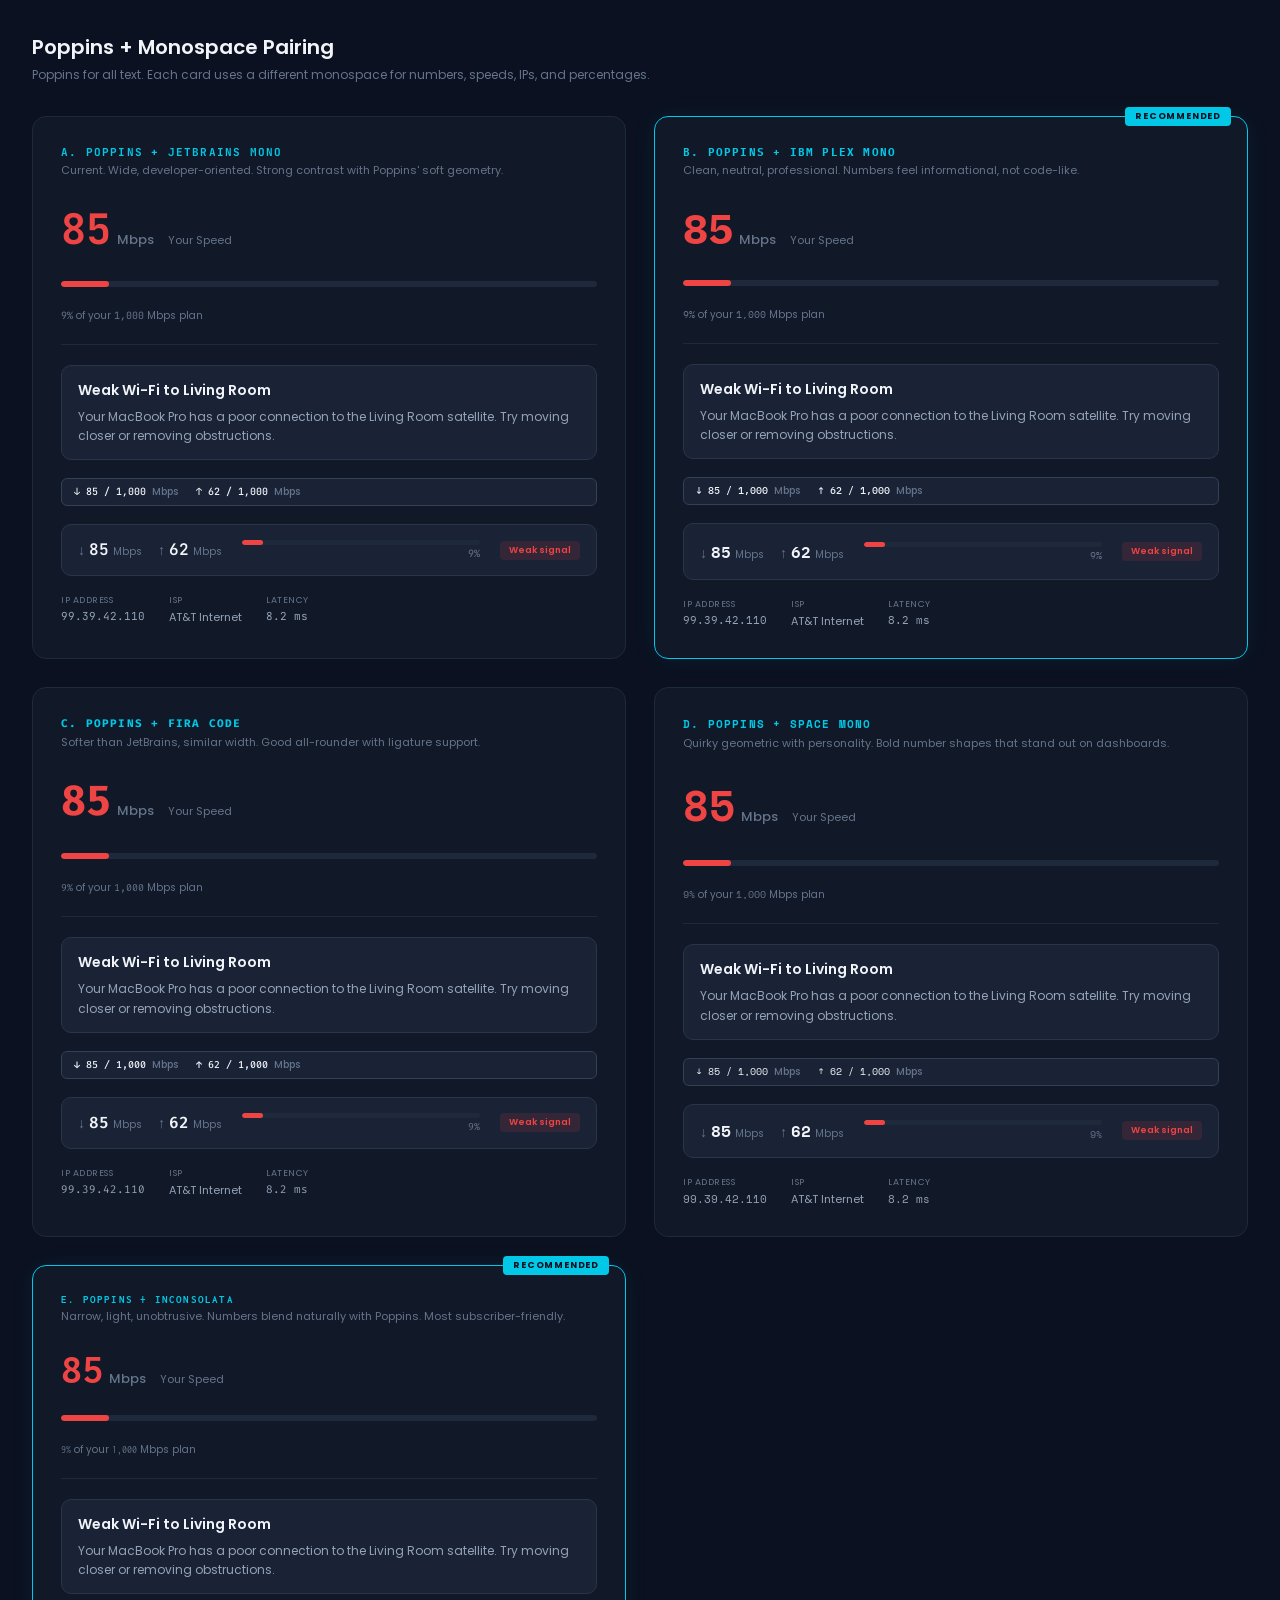
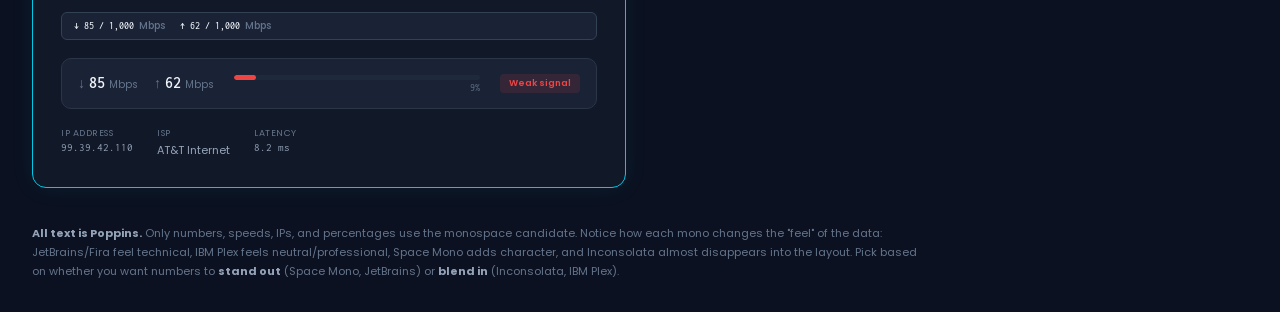
<file: font-compare.html>
<!DOCTYPE html>
<html lang="en">
<head>
<meta charset="UTF-8">
<meta name="viewport" content="width=device-width, initial-scale=1.0">
<title>Poppins + Mono Pairing - SmartOS WebUI</title>
<link rel="preconnect" href="https://fonts.googleapis.com">
<link rel="preconnect" href="https://fonts.gstatic.com" crossorigin>
<link href="https://fonts.googleapis.com/css2?family=Poppins:wght@300;400;500;600;700&family=JetBrains+Mono:wght@400;500;600&family=IBM+Plex+Mono:wght@400;500;600&family=Space+Mono:wght@400;700&family=Fira+Code:wght@400;500;600&family=Inconsolata:wght@400;500;600;700&display=swap" rel="stylesheet">
<style>
  :root {
    --bg: #0b1120;
    --bg-card: #111827;
    --bg-input: #1a2236;
    --border: #1e293b;
    --border-bright: #334155;
    --border-light: #2a3548;
    --text-heading: #f1f5f9;
    --text-secondary: #94a3b8;
    --text-muted: #64748b;
    --accent-green: #34d399;
    --accent-amber: #f59e0b;
    --accent-red: #ef4444;
    --accent-cyan: #00C8E6;
  }

  * { margin: 0; padding: 0; box-sizing: border-box; }
  body { background: var(--bg); color: var(--text-secondary); padding: 32px; min-height: 100vh; font-family: 'Poppins', sans-serif; }

  h1 { font-size: 20px; font-weight: 600; color: var(--text-heading); margin-bottom: 4px; }
  .subtitle { font-size: 12px; color: var(--text-muted); margin-bottom: 32px; }

  .grid {
    display: grid;
    grid-template-columns: 1fr 1fr;
    gap: 28px;
    max-width: 1400px;
  }
  .card-full { grid-column: 1 / -1; }
  @media (max-width: 1000px) { .grid { grid-template-columns: 1fr; } .card-full { grid-column: auto; } }

  .card {
    background: var(--bg-card);
    border: 1px solid var(--border);
    border-radius: 14px;
    padding: 28px;
    position: relative;
  }
  .card.highlight { border-color: var(--accent-cyan); box-shadow: 0 0 24px rgba(0,200,230,0.07); }
  .card-badge {
    position: absolute;
    top: -10px;
    right: 16px;
    background: var(--accent-cyan);
    color: #0b1120;
    font-size: 9px;
    font-weight: 700;
    text-transform: uppercase;
    letter-spacing: 0.8px;
    padding: 3px 10px;
    border-radius: 4px;
  }

  .mono-name {
    font-size: 11px;
    font-weight: 700;
    text-transform: uppercase;
    letter-spacing: 1.2px;
    color: var(--accent-cyan);
    margin-bottom: 3px;
  }
  .mono-desc {
    font-size: 11px;
    color: var(--text-muted);
    margin-bottom: 22px;
  }

  /* Simulated PathPulse content */
  .sim { display: flex; flex-direction: column; gap: 18px; }

  .sim-section-label {
    font-size: 9px;
    font-weight: 600;
    text-transform: uppercase;
    letter-spacing: 1px;
    color: var(--text-muted);
    margin-bottom: -8px;
  }

  /* Hero speed */
  .sim-hero { display: flex; align-items: baseline; gap: 6px; }
  .sim-hero-val { font-size: 42px; font-weight: 700; color: var(--accent-red); }
  .sim-hero-unit { font-size: 13px; color: var(--text-muted); font-weight: 500; }
  .sim-hero-label { font-size: 11px; color: var(--text-muted); margin-left: 8px; }
  .sim-hero-bar { height: 6px; border-radius: 3px; background: var(--border); margin-top: 6px; position: relative; overflow: hidden; }
  .sim-hero-bar-fill { height: 100%; border-radius: 3px; background: var(--accent-red); width: 9%; }
  .sim-hero-pct { font-size: 10px; color: var(--text-muted); margin-top: 3px; }

  /* Bottleneck */
  .sim-bottleneck {
    background: var(--bg-input);
    border: 1px solid var(--border-light);
    border-radius: 10px;
    padding: 14px 16px;
  }
  .sim-bn-title { font-size: 14px; font-weight: 600; color: var(--text-heading); margin-bottom: 6px; }
  .sim-bn-body { font-size: 12px; color: var(--text-secondary); line-height: 1.6; }

  /* Pipeline row */
  .sim-pipe { display: flex; align-items: center; gap: 0; }
  .sim-node {
    display: flex;
    flex-direction: column;
    align-items: center;
    gap: 4px;
    flex-shrink: 0;
    min-width: 68px;
  }
  .sim-node-icon {
    width: 40px; height: 40px;
    border-radius: 10px;
    border: 2px solid var(--border-bright);
    background: var(--bg-card);
    display: flex; align-items: center; justify-content: center;
  }
  .sim-node-icon svg { width: 20px; height: 20px; stroke: var(--text-secondary); stroke-width: 1.5; fill: none; stroke-linecap: round; stroke-linejoin: round; }
  .sim-node-icon.bad { border-color: var(--accent-red); }
  .sim-node-icon.bad svg { stroke: var(--accent-red); }
  .sim-node-name { font-size: 10px; font-weight: 600; color: var(--text-secondary); text-align: center; }
  .sim-node-role { font-size: 9px; color: var(--text-muted); text-align: center; margin-top: -2px; }

  .sim-bar {
    flex: 1;
    height: 8px;
    border-radius: 4px;
    margin: 0 -2px;
    position: relative;
    margin-top: -20px;
  }
  .sim-bar.good { background: var(--accent-green); box-shadow: 0 0 8px rgba(52,211,153,0.2); }
  .sim-bar.moderate { background: var(--accent-amber); box-shadow: 0 0 8px rgba(245,158,11,0.2); }
  .sim-bar.poor { background: var(--accent-red); box-shadow: 0 0 8px rgba(239,68,68,0.2); }

  /* Tooltip */
  .sim-tooltip {
    display: inline-block;
    font-size: 10px;
    font-weight: 500;
    color: var(--text-heading);
    background: var(--bg-input);
    border: 1px solid var(--border-bright);
    border-radius: 6px;
    padding: 5px 12px;
    white-space: nowrap;
  }
  .sim-tooltip .lbl { font-family: 'Poppins', sans-serif; color: var(--text-muted); }

  /* Detail panel */
  .sim-detail {
    background: var(--bg-input);
    border: 1px solid var(--border-light);
    border-radius: 10px;
    padding: 14px 16px;
    display: flex;
    gap: 20px;
    align-items: center;
  }
  .sim-detail-speeds { display: flex; gap: 16px; }
  .sim-detail-speed { display: flex; align-items: baseline; gap: 4px; }
  .sim-detail-dir { font-size: 14px; color: var(--text-muted); }
  .sim-detail-val { font-size: 16px; font-weight: 600; color: var(--text-heading); }
  .sim-detail-unit { font-size: 10px; color: var(--text-muted); }
  .sim-detail-bar-wrap { flex: 1; }
  .sim-detail-bar { height: 5px; border-radius: 3px; background: var(--border); overflow: hidden; }
  .sim-detail-bar-fill { height: 100%; border-radius: 3px; }
  .sim-detail-pct { font-size: 10px; color: var(--text-muted); margin-top: 2px; text-align: right; }
  .sim-detail-badge {
    font-size: 9px;
    font-weight: 600;
    padding: 3px 9px;
    border-radius: 4px;
  }
  .sim-detail-badge.poor { background: rgba(239,68,68,0.12); color: var(--accent-red); }

  /* Connection info */
  .sim-conn { display: flex; gap: 24px; font-size: 11px; }
  .sim-conn-label { color: var(--text-muted); font-size: 9px; text-transform: uppercase; letter-spacing: 0.5px; }
  .sim-conn-val { color: var(--text-secondary); margin-top: 2px; }

  .divider { height: 1px; background: var(--border); margin: 2px 0; }

  .note {
    font-size: 11px;
    color: var(--text-muted);
    margin-top: 36px;
    max-width: 900px;
    line-height: 1.7;
  }
  .note strong { color: var(--text-secondary); }
</style>
</head>
<body>

<h1>Poppins + Monospace Pairing</h1>
<p class="subtitle">Poppins for all text. Each card uses a different monospace for numbers, speeds, IPs, and percentages.</p>

<div class="grid">

  <!-- A. JetBrains Mono -->
  <div class="card" style="--mono: 'JetBrains Mono', monospace;">
    <div class="mono-name" style="font-family:'JetBrains Mono',monospace">A. Poppins + JetBrains Mono</div>
    <div class="mono-desc">Current. Wide, developer-oriented. Strong contrast with Poppins' soft geometry.</div>
    <div class="sim">
      <div class="sim-hero">
        <span class="sim-hero-val" style="font-family:'JetBrains Mono',monospace">85</span>
        <span class="sim-hero-unit">Mbps</span>
        <span class="sim-hero-label">Your Speed</span>
      </div>
      <div class="sim-hero-bar"><div class="sim-hero-bar-fill"></div></div>
      <div class="sim-hero-pct"><span style="font-family:'JetBrains Mono',monospace">9%</span> of your <span style="font-family:'JetBrains Mono',monospace">1,000</span> Mbps plan</div>
      <div class="divider"></div>
      <div class="sim-bottleneck">
        <div class="sim-bn-title">Weak Wi-Fi to Living Room</div>
        <div class="sim-bn-body">Your MacBook Pro has a poor connection to the Living Room satellite. Try moving closer or removing obstructions.</div>
      </div>
      <div class="sim-tooltip" style="font-family:'JetBrains Mono',monospace">&darr; 85 / 1,000 <span class="lbl">Mbps</span> &nbsp; &uarr; 62 / 1,000 <span class="lbl">Mbps</span></div>
      <div class="sim-detail">
        <div class="sim-detail-speeds">
          <div class="sim-detail-speed"><span class="sim-detail-dir">&darr;</span><span class="sim-detail-val" style="font-family:'JetBrains Mono',monospace">85</span><span class="sim-detail-unit">Mbps</span></div>
          <div class="sim-detail-speed"><span class="sim-detail-dir">&uarr;</span><span class="sim-detail-val" style="font-family:'JetBrains Mono',monospace">62</span><span class="sim-detail-unit">Mbps</span></div>
        </div>
        <div class="sim-detail-bar-wrap">
          <div class="sim-detail-bar"><div class="sim-detail-bar-fill" style="width:9%;background:var(--accent-red)"></div></div>
          <div class="sim-detail-pct" style="font-family:'JetBrains Mono',monospace">9%</div>
        </div>
        <span class="sim-detail-badge poor">Weak signal</span>
      </div>
      <div class="sim-conn">
        <div><div class="sim-conn-label">IP Address</div><div class="sim-conn-val" style="font-family:'JetBrains Mono',monospace">99.39.42.110</div></div>
        <div><div class="sim-conn-label">ISP</div><div class="sim-conn-val">AT&T Internet</div></div>
        <div><div class="sim-conn-label">Latency</div><div class="sim-conn-val" style="font-family:'JetBrains Mono',monospace">8.2 ms</div></div>
      </div>
    </div>
  </div>

  <!-- B. IBM Plex Mono -->
  <div class="card highlight">
    <div class="card-badge">Recommended</div>
    <div class="mono-name" style="font-family:'IBM Plex Mono',monospace">B. Poppins + IBM Plex Mono</div>
    <div class="mono-desc">Clean, neutral, professional. Numbers feel informational, not code-like.</div>
    <div class="sim">
      <div class="sim-hero">
        <span class="sim-hero-val" style="font-family:'IBM Plex Mono',monospace">85</span>
        <span class="sim-hero-unit">Mbps</span>
        <span class="sim-hero-label">Your Speed</span>
      </div>
      <div class="sim-hero-bar"><div class="sim-hero-bar-fill"></div></div>
      <div class="sim-hero-pct"><span style="font-family:'IBM Plex Mono',monospace">9%</span> of your <span style="font-family:'IBM Plex Mono',monospace">1,000</span> Mbps plan</div>
      <div class="divider"></div>
      <div class="sim-bottleneck">
        <div class="sim-bn-title">Weak Wi-Fi to Living Room</div>
        <div class="sim-bn-body">Your MacBook Pro has a poor connection to the Living Room satellite. Try moving closer or removing obstructions.</div>
      </div>
      <div class="sim-tooltip" style="font-family:'IBM Plex Mono',monospace">&darr; 85 / 1,000 <span class="lbl">Mbps</span> &nbsp; &uarr; 62 / 1,000 <span class="lbl">Mbps</span></div>
      <div class="sim-detail">
        <div class="sim-detail-speeds">
          <div class="sim-detail-speed"><span class="sim-detail-dir">&darr;</span><span class="sim-detail-val" style="font-family:'IBM Plex Mono',monospace">85</span><span class="sim-detail-unit">Mbps</span></div>
          <div class="sim-detail-speed"><span class="sim-detail-dir">&uarr;</span><span class="sim-detail-val" style="font-family:'IBM Plex Mono',monospace">62</span><span class="sim-detail-unit">Mbps</span></div>
        </div>
        <div class="sim-detail-bar-wrap">
          <div class="sim-detail-bar"><div class="sim-detail-bar-fill" style="width:9%;background:var(--accent-red)"></div></div>
          <div class="sim-detail-pct" style="font-family:'IBM Plex Mono',monospace">9%</div>
        </div>
        <span class="sim-detail-badge poor">Weak signal</span>
      </div>
      <div class="sim-conn">
        <div><div class="sim-conn-label">IP Address</div><div class="sim-conn-val" style="font-family:'IBM Plex Mono',monospace">99.39.42.110</div></div>
        <div><div class="sim-conn-label">ISP</div><div class="sim-conn-val">AT&T Internet</div></div>
        <div><div class="sim-conn-label">Latency</div><div class="sim-conn-val" style="font-family:'IBM Plex Mono',monospace">8.2 ms</div></div>
      </div>
    </div>
  </div>

  <!-- C. Fira Code -->
  <div class="card">
    <div class="mono-name" style="font-family:'Fira Code',monospace">C. Poppins + Fira Code</div>
    <div class="mono-desc">Softer than JetBrains, similar width. Good all-rounder with ligature support.</div>
    <div class="sim">
      <div class="sim-hero">
        <span class="sim-hero-val" style="font-family:'Fira Code',monospace">85</span>
        <span class="sim-hero-unit">Mbps</span>
        <span class="sim-hero-label">Your Speed</span>
      </div>
      <div class="sim-hero-bar"><div class="sim-hero-bar-fill"></div></div>
      <div class="sim-hero-pct"><span style="font-family:'Fira Code',monospace">9%</span> of your <span style="font-family:'Fira Code',monospace">1,000</span> Mbps plan</div>
      <div class="divider"></div>
      <div class="sim-bottleneck">
        <div class="sim-bn-title">Weak Wi-Fi to Living Room</div>
        <div class="sim-bn-body">Your MacBook Pro has a poor connection to the Living Room satellite. Try moving closer or removing obstructions.</div>
      </div>
      <div class="sim-tooltip" style="font-family:'Fira Code',monospace">&darr; 85 / 1,000 <span class="lbl">Mbps</span> &nbsp; &uarr; 62 / 1,000 <span class="lbl">Mbps</span></div>
      <div class="sim-detail">
        <div class="sim-detail-speeds">
          <div class="sim-detail-speed"><span class="sim-detail-dir">&darr;</span><span class="sim-detail-val" style="font-family:'Fira Code',monospace">85</span><span class="sim-detail-unit">Mbps</span></div>
          <div class="sim-detail-speed"><span class="sim-detail-dir">&uarr;</span><span class="sim-detail-val" style="font-family:'Fira Code',monospace">62</span><span class="sim-detail-unit">Mbps</span></div>
        </div>
        <div class="sim-detail-bar-wrap">
          <div class="sim-detail-bar"><div class="sim-detail-bar-fill" style="width:9%;background:var(--accent-red)"></div></div>
          <div class="sim-detail-pct" style="font-family:'Fira Code',monospace">9%</div>
        </div>
        <span class="sim-detail-badge poor">Weak signal</span>
      </div>
      <div class="sim-conn">
        <div><div class="sim-conn-label">IP Address</div><div class="sim-conn-val" style="font-family:'Fira Code',monospace">99.39.42.110</div></div>
        <div><div class="sim-conn-label">ISP</div><div class="sim-conn-val">AT&T Internet</div></div>
        <div><div class="sim-conn-label">Latency</div><div class="sim-conn-val" style="font-family:'Fira Code',monospace">8.2 ms</div></div>
      </div>
    </div>
  </div>

  <!-- D. Space Mono -->
  <div class="card">
    <div class="mono-name" style="font-family:'Space Mono',monospace">D. Poppins + Space Mono</div>
    <div class="mono-desc">Quirky geometric with personality. Bold number shapes that stand out on dashboards.</div>
    <div class="sim">
      <div class="sim-hero">
        <span class="sim-hero-val" style="font-family:'Space Mono',monospace">85</span>
        <span class="sim-hero-unit">Mbps</span>
        <span class="sim-hero-label">Your Speed</span>
      </div>
      <div class="sim-hero-bar"><div class="sim-hero-bar-fill"></div></div>
      <div class="sim-hero-pct"><span style="font-family:'Space Mono',monospace">9%</span> of your <span style="font-family:'Space Mono',monospace">1,000</span> Mbps plan</div>
      <div class="divider"></div>
      <div class="sim-bottleneck">
        <div class="sim-bn-title">Weak Wi-Fi to Living Room</div>
        <div class="sim-bn-body">Your MacBook Pro has a poor connection to the Living Room satellite. Try moving closer or removing obstructions.</div>
      </div>
      <div class="sim-tooltip" style="font-family:'Space Mono',monospace">&darr; 85 / 1,000 <span class="lbl">Mbps</span> &nbsp; &uarr; 62 / 1,000 <span class="lbl">Mbps</span></div>
      <div class="sim-detail">
        <div class="sim-detail-speeds">
          <div class="sim-detail-speed"><span class="sim-detail-dir">&darr;</span><span class="sim-detail-val" style="font-family:'Space Mono',monospace">85</span><span class="sim-detail-unit">Mbps</span></div>
          <div class="sim-detail-speed"><span class="sim-detail-dir">&uarr;</span><span class="sim-detail-val" style="font-family:'Space Mono',monospace">62</span><span class="sim-detail-unit">Mbps</span></div>
        </div>
        <div class="sim-detail-bar-wrap">
          <div class="sim-detail-bar"><div class="sim-detail-bar-fill" style="width:9%;background:var(--accent-red)"></div></div>
          <div class="sim-detail-pct" style="font-family:'Space Mono',monospace">9%</div>
        </div>
        <span class="sim-detail-badge poor">Weak signal</span>
      </div>
      <div class="sim-conn">
        <div><div class="sim-conn-label">IP Address</div><div class="sim-conn-val" style="font-family:'Space Mono',monospace">99.39.42.110</div></div>
        <div><div class="sim-conn-label">ISP</div><div class="sim-conn-val">AT&T Internet</div></div>
        <div><div class="sim-conn-label">Latency</div><div class="sim-conn-val" style="font-family:'Space Mono',monospace">8.2 ms</div></div>
      </div>
    </div>
  </div>

  <!-- E. Inconsolata -->
  <div class="card highlight">
    <div class="card-badge">Recommended</div>
    <div class="mono-name" style="font-family:'Inconsolata',monospace">E. Poppins + Inconsolata</div>
    <div class="mono-desc">Narrow, light, unobtrusive. Numbers blend naturally with Poppins. Most subscriber-friendly.</div>
    <div class="sim">
      <div class="sim-hero">
        <span class="sim-hero-val" style="font-family:'Inconsolata',monospace">85</span>
        <span class="sim-hero-unit">Mbps</span>
        <span class="sim-hero-label">Your Speed</span>
      </div>
      <div class="sim-hero-bar"><div class="sim-hero-bar-fill"></div></div>
      <div class="sim-hero-pct"><span style="font-family:'Inconsolata',monospace">9%</span> of your <span style="font-family:'Inconsolata',monospace">1,000</span> Mbps plan</div>
      <div class="divider"></div>
      <div class="sim-bottleneck">
        <div class="sim-bn-title">Weak Wi-Fi to Living Room</div>
        <div class="sim-bn-body">Your MacBook Pro has a poor connection to the Living Room satellite. Try moving closer or removing obstructions.</div>
      </div>
      <div class="sim-tooltip" style="font-family:'Inconsolata',monospace">&darr; 85 / 1,000 <span class="lbl">Mbps</span> &nbsp; &uarr; 62 / 1,000 <span class="lbl">Mbps</span></div>
      <div class="sim-detail">
        <div class="sim-detail-speeds">
          <div class="sim-detail-speed"><span class="sim-detail-dir">&darr;</span><span class="sim-detail-val" style="font-family:'Inconsolata',monospace">85</span><span class="sim-detail-unit">Mbps</span></div>
          <div class="sim-detail-speed"><span class="sim-detail-dir">&uarr;</span><span class="sim-detail-val" style="font-family:'Inconsolata',monospace">62</span><span class="sim-detail-unit">Mbps</span></div>
        </div>
        <div class="sim-detail-bar-wrap">
          <div class="sim-detail-bar"><div class="sim-detail-bar-fill" style="width:9%;background:var(--accent-red)"></div></div>
          <div class="sim-detail-pct" style="font-family:'Inconsolata',monospace">9%</div>
        </div>
        <span class="sim-detail-badge poor">Weak signal</span>
      </div>
      <div class="sim-conn">
        <div><div class="sim-conn-label">IP Address</div><div class="sim-conn-val" style="font-family:'Inconsolata',monospace">99.39.42.110</div></div>
        <div><div class="sim-conn-label">ISP</div><div class="sim-conn-val">AT&T Internet</div></div>
        <div><div class="sim-conn-label">Latency</div><div class="sim-conn-val" style="font-family:'Inconsolata',monospace">8.2 ms</div></div>
      </div>
    </div>
  </div>

</div>

<p class="note">
  <strong>All text is Poppins.</strong> Only numbers, speeds, IPs, and percentages use the monospace candidate.
  Notice how each mono changes the "feel" of the data: JetBrains/Fira feel technical, IBM Plex feels neutral/professional,
  Space Mono adds character, and Inconsolata almost disappears into the layout.
  Pick based on whether you want numbers to <strong>stand out</strong> (Space Mono, JetBrains) or <strong>blend in</strong> (Inconsolata, IBM Plex).
</p>

</body>
</html>
</file>
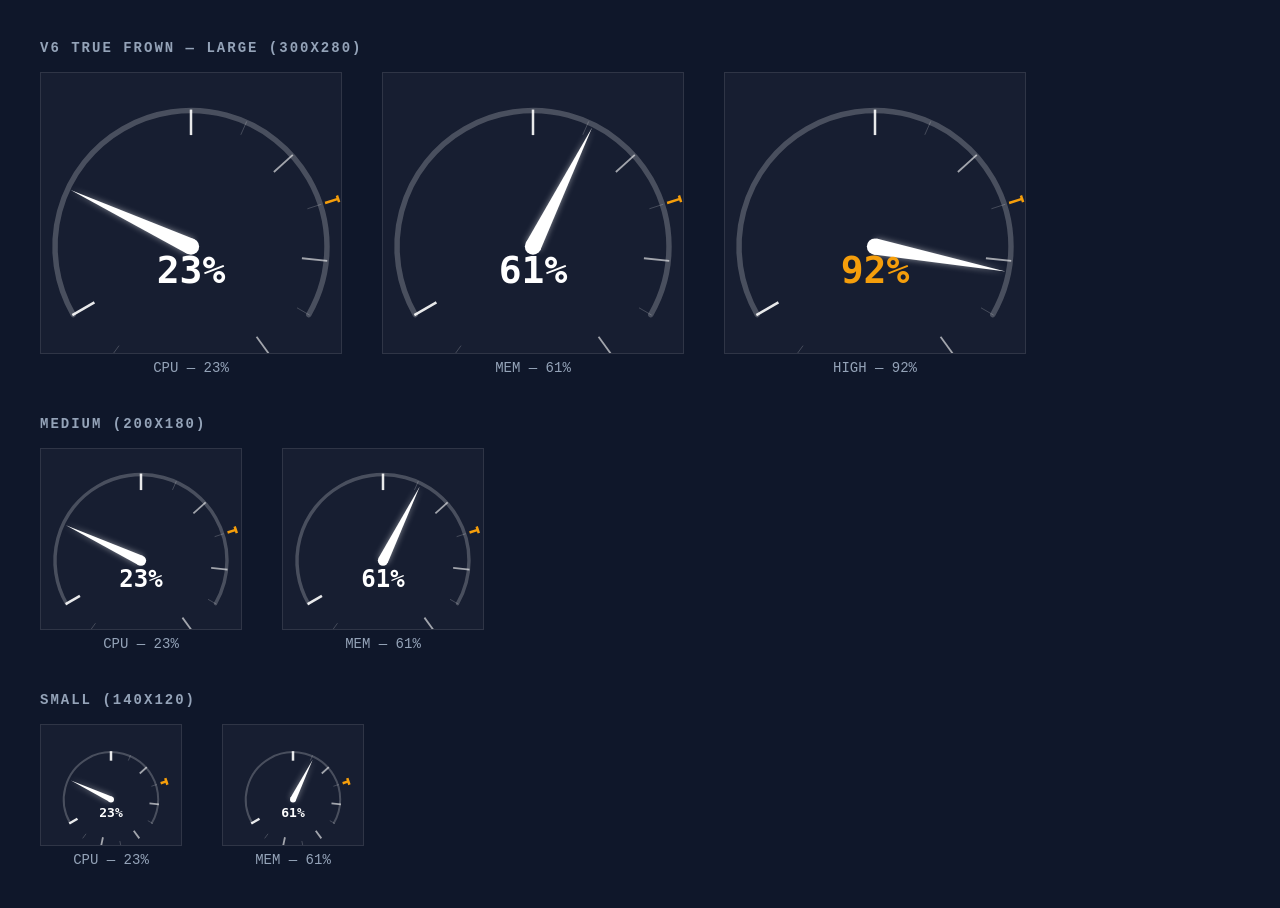
<file: gauge-test.html>
<!DOCTYPE html>
<html lang="en">
<head>
<meta charset="UTF-8">
<title>Needle Gauge Test</title>
<style>
  body { background: #0f172a; margin: 40px; font-family: 'JetBrains Mono', monospace; color: #fff; }
  .row { display: flex; gap: 40px; margin-bottom: 40px; }
  .gauge-box { text-align: center; }
  canvas { display: block; background: rgba(255,255,255,0.03); border: 1px solid rgba(255,255,255,0.1); }
  .label { margin-top: 6px; font-size: 14px; color: #94a3b8; }
  h2 { color: #94a3b8; font-size: 14px; text-transform: uppercase; letter-spacing: 2px; margin-bottom: 16px; }
</style>
</head>
<body>

<h2>V6 TRUE FROWN &mdash; Large (300x280)</h2>
<div class="row">
  <div class="gauge-box">
    <canvas id="g1" width="300" height="280"></canvas>
    <div class="label">CPU &mdash; 23%</div>
  </div>
  <div class="gauge-box">
    <canvas id="g2" width="300" height="280"></canvas>
    <div class="label">MEM &mdash; 61%</div>
  </div>
  <div class="gauge-box">
    <canvas id="g3" width="300" height="280"></canvas>
    <div class="label">HIGH &mdash; 92%</div>
  </div>
</div>

<h2>Medium (200x180)</h2>
<div class="row">
  <div class="gauge-box">
    <canvas id="g4" width="200" height="180"></canvas>
    <div class="label">CPU &mdash; 23%</div>
  </div>
  <div class="gauge-box">
    <canvas id="g5" width="200" height="180"></canvas>
    <div class="label">MEM &mdash; 61%</div>
  </div>
</div>

<h2>Small (140x120)</h2>
<div class="row">
  <div class="gauge-box">
    <canvas id="g6" width="140" height="120"></canvas>
    <div class="label">CPU &mdash; 23%</div>
  </div>
  <div class="gauge-box">
    <canvas id="g7" width="140" height="120"></canvas>
    <div class="label">MEM &mdash; 61%</div>
  </div>
</div>

<script>
function drawGauge(canvasId, value, warnThreshold) {
  const canvas = document.getElementById(canvasId);
  const ctx = canvas.getContext('2d');
  const W = canvas.width;
  const H = canvas.height;

  // Clear
  ctx.clearRect(0, 0, W, H);

  // FROWN gauge (∩ shape): arc passes through TOP (270deg)
  // 0% at 150deg (lower-left), 100% at 30deg (lower-right)
  // Arc sweeps clockwise: 150 → 180 → 270(top) → 360/0 → 30
  const DEG = Math.PI / 180;
  const startDeg = 150;  // 0% position (lower-left)
  const endDeg   = 30;   // 100% position (lower-right)
  const sweepDeg = 240;
  const sweepRad = sweepDeg * DEG;
  const startAngle = startDeg * DEG;
  const endAngle   = endDeg * DEG;

  // Pivot in lower portion; arc rises above
  const cx = W / 2;
  const cy = H * 0.62;
  // At 270deg (top of arc): y = cy - r → must be >= 14
  // At endpoints (150 & 30): y = cy + r*sin(30deg) = cy + 0.5*r → must be <= H - 22
  // Sides: at 180deg x = cx - r, at 0deg x = cx + r
  const maxR_top    = cy - 14;               // arc top must stay in canvas
  const maxR_bottom = (H - cy - 22) / 0.5;   // endpoints must stay in canvas
  const maxR_horiz  = cx - 14;               // sides must fit
  const r = Math.min(maxR_top, maxR_bottom, maxR_horiz);

  const pct = Math.max(0, Math.min(100, value));
  // Needle: 0% = startAngle (lower-left), sweeps clockwise to 100% (lower-right)
  const needleAngle = startAngle + (pct / 100) * sweepRad;
  const warnAngle   = startAngle + (warnThreshold / 100) * sweepRad;

  // === Arc track (240deg clockwise through top = frown ∩) ===
  ctx.beginPath();
  ctx.arc(cx, cy, r, startAngle, endAngle, false);  // clockwise: 150→270(top)→30
  ctx.strokeStyle = 'rgba(255,255,255,0.22)';
  ctx.lineWidth = Math.max(2, r * 0.04);
  ctx.lineCap = 'round';
  ctx.stroke();
  ctx.lineCap = 'butt';

  // === Graduation ticks ===
  for (let i = 0; i <= 10; i++) {
    const a = startAngle - (i / 10) * sweepRad;
    const isMajor = (i % 2 === 0);
    const isEnd = (i === 0 || i === 10);
    const tickInward = isMajor ? r * 0.18 : r * 0.10;
    const tickOutward = 1;
    const inner = r - tickInward;
    const outer = r + tickOutward;
    ctx.beginPath();
    ctx.moveTo(cx + inner * Math.cos(a), cy + inner * Math.sin(a));
    ctx.lineTo(cx + outer * Math.cos(a), cy + outer * Math.sin(a));
    ctx.strokeStyle = isEnd ? 'rgba(255,255,255,0.9)' : (isMajor ? 'rgba(255,255,255,0.6)' : 'rgba(255,255,255,0.25)');
    ctx.lineWidth = isEnd ? 2.5 : (isMajor ? 1.8 : 0.8);
    ctx.stroke();
  }

  // === Warning bug marker (T-shape) ===
  const bugR = r + 5;
  const bugLen = Math.max(6, r * 0.1);
  const bx1 = cx + bugR * Math.cos(warnAngle);
  const by1 = cy + bugR * Math.sin(warnAngle);
  const bx2 = cx + (bugR + bugLen) * Math.cos(warnAngle);
  const by2 = cy + (bugR + bugLen) * Math.sin(warnAngle);
  ctx.beginPath();
  ctx.moveTo(bx1, by1);
  ctx.lineTo(bx2, by2);
  ctx.strokeStyle = '#f59e0b';
  ctx.lineWidth = 2.5;
  ctx.stroke();
  // Perpendicular tick at end
  const perpA = warnAngle + Math.PI / 2;
  const tickH = 3.5;
  ctx.beginPath();
  ctx.moveTo(bx2 + tickH * Math.cos(perpA), by2 + tickH * Math.sin(perpA));
  ctx.lineTo(bx2 - tickH * Math.cos(perpA), by2 - tickH * Math.sin(perpA));
  ctx.stroke();

  // === Tapered needle ===
  const needleLen = r - 3;
  const tipX = cx + needleLen * Math.cos(needleAngle);
  const tipY = cy + needleLen * Math.sin(needleAngle);
  const baseHalf = Math.max(3, r * 0.06);
  const perpN = needleAngle + Math.PI / 2;

  // Glow
  ctx.save();
  ctx.shadowColor = 'rgba(255,255,255,0.5)';
  ctx.shadowBlur = 6;
  ctx.beginPath();
  ctx.moveTo(tipX, tipY);
  ctx.lineTo(cx + baseHalf * Math.cos(perpN), cy + baseHalf * Math.sin(perpN));
  ctx.lineTo(cx - baseHalf * Math.cos(perpN), cy - baseHalf * Math.sin(perpN));
  ctx.closePath();
  ctx.fillStyle = '#ffffff';
  ctx.fill();
  ctx.restore();

  // Pivot dot
  ctx.beginPath();
  ctx.arc(cx, cy, Math.max(3, r * 0.06), 0, Math.PI * 2);
  ctx.fillStyle = '#ffffff';
  ctx.fill();

  // === Digital readout (below pivot, inside the frown) ===
  const fontSize = Math.round(r * 0.28);
  ctx.font = '700 ' + fontSize + 'px "JetBrains Mono", monospace';
  ctx.textAlign = 'center';
  ctx.textBaseline = 'top';
  ctx.fillStyle = pct >= warnThreshold ? '#f59e0b' : '#ffffff';
  ctx.fillText(Math.round(pct) + '%', cx, cy + 8);

  // === Debug: draw canvas boundary ===
  // (already visible via CSS border)
}

drawGauge('g1', 23, 80);
drawGauge('g2', 61, 80);
drawGauge('g3', 92, 80);
drawGauge('g4', 23, 80);
drawGauge('g5', 61, 80);
drawGauge('g6', 23, 80);
drawGauge('g7', 61, 80);
</script>
</body>
</html>
</file>
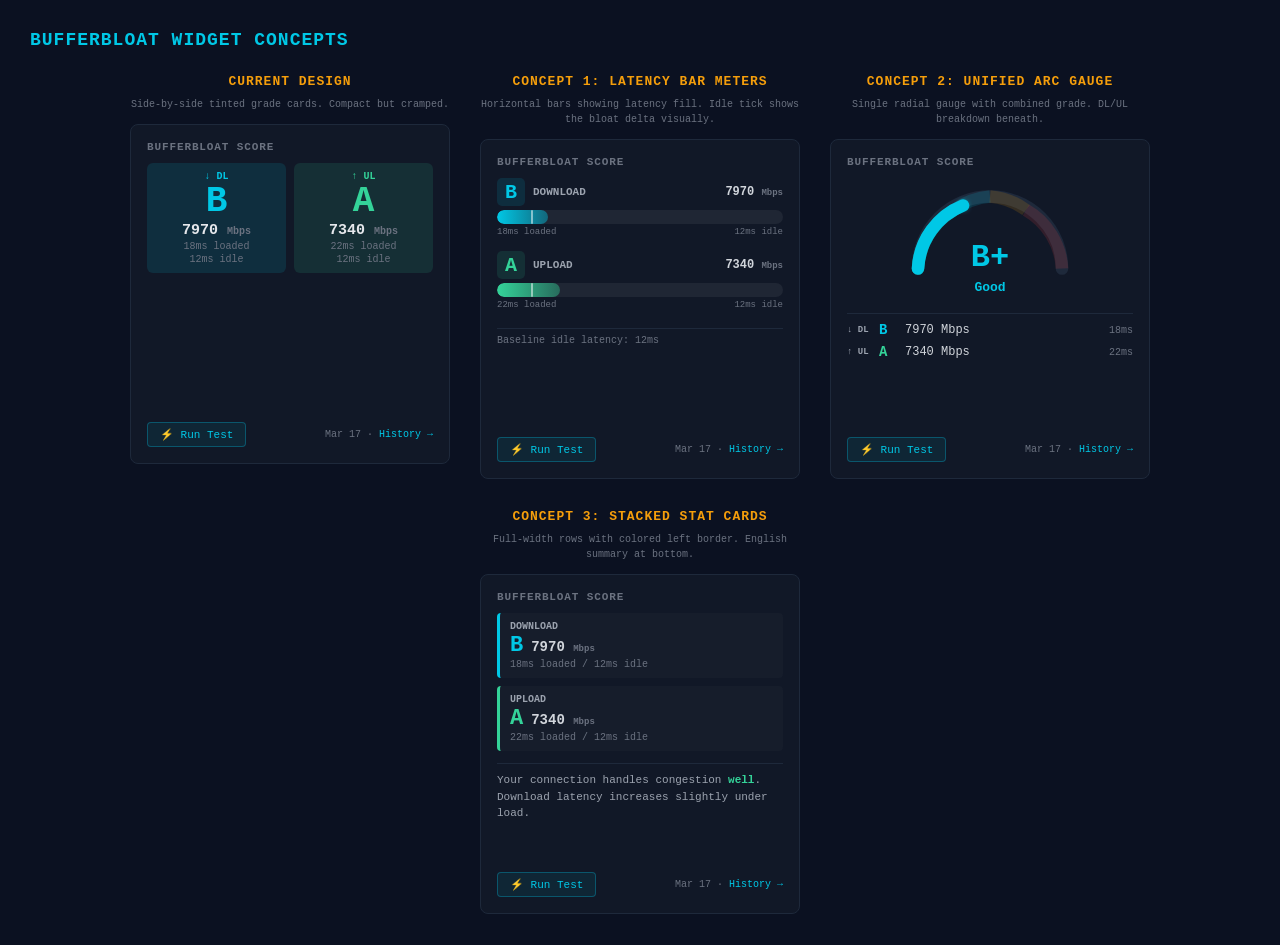
<file: mockup-bb-concepts.html>
<!DOCTYPE html>
<html lang="en">
<head>
<meta charset="UTF-8">
<title>Bufferbloat Widget Concepts</title>
<style>
  * { margin: 0; padding: 0; box-sizing: border-box; }
  body { background: #0b1121; color: #e5e7eb; font-family: 'SFMono-Regular','Menlo','Monaco','Consolas',monospace; padding: 30px; }
  h1 { font-size: 18px; color: #00C8E6; margin-bottom: 24px; letter-spacing: 1px; text-transform: uppercase; }
  .concepts { display: flex; gap: 30px; flex-wrap: wrap; justify-content: center; }
  .concept { width: 320px; }
  .concept-title { font-size: 13px; font-weight: 700; color: #f59e0b; text-transform: uppercase; letter-spacing: 1px; margin-bottom: 8px; text-align: center; }
  .concept-desc { font-size: 10px; color: #6b7280; margin-bottom: 12px; text-align: center; line-height: 1.5; }
  .widget { background: #111827; border: 1px solid #1e293b; border-radius: 8px; padding: 16px; min-height: 340px; }

  /* Shared */
  .bb-label { font-size: 11px; text-transform: uppercase; letter-spacing: 0.08em; color: #6b7280; font-weight: 700; margin-bottom: 10px; }
  .bb-footer { display: flex; align-items: center; justify-content: space-between; margin-top: auto; padding-top: 10px; }
  .btn-rt { padding: 5px 12px; font-size: 11px; font-family: inherit; border: 1px solid rgba(0,200,230,0.3); background: rgba(0,200,230,0.08); color: #00C8E6; border-radius: 4px; cursor: pointer; }
  .bb-ts { font-size: 10px; color: #6b7280; }
  .bb-ts a { color: #00C8E6; text-decoration: none; }
  .grade-a { color: #34d399; }
  .grade-b { color: #00C8E6; }
  .grade-c { color: #f59e0b; }
  .grade-d { color: #ef4444; }
  .tint-a { background: rgba(52,211,153,0.12); }
  .tint-b { background: rgba(0,200,230,0.12); }
  .tint-c { background: rgba(245,158,11,0.12); }
  .tint-d { background: rgba(239,68,68,0.12); }

  /* ===== CONCEPT 0: CURRENT ===== */
  .c0-cards { display: grid; grid-template-columns: 1fr 1fr; gap: 8px; margin-bottom: 8px; }
  .c0-card { border-radius: 6px; padding: 8px 10px; display: flex; flex-direction: column; align-items: center; gap: 2px; }
  .c0-dir { font-size: 10px; font-weight: 700; text-transform: uppercase; }
  .c0-grade { font-size: 36px; font-weight: 700; line-height: 1; }
  .c0-speed { font-size: 15px; font-weight: 700; }
  .c0-unit { font-size: 10px; color: #6b7280; }
  .c0-stat { font-size: 10px; color: #6b7280; }

  /* ===== CONCEPT 1: BAR METERS ===== */
  .c1-row { margin-bottom: 14px; }
  .c1-header { display: flex; align-items: center; justify-content: space-between; margin-bottom: 4px; }
  .c1-left { display: flex; align-items: center; gap: 8px; }
  .c1-badge { font-size: 20px; font-weight: 700; width: 28px; height: 28px; display: flex; align-items: center; justify-content: center; border-radius: 5px; }
  .c1-dir { font-size: 11px; font-weight: 700; text-transform: uppercase; color: #9ca3af; }
  .c1-speed { font-size: 12px; font-weight: 600; color: #d1d5db; }
  .c1-speed-unit { font-size: 9px; color: #6b7280; }
  .c1-bar-wrap { position: relative; height: 14px; background: rgba(255,255,255,0.06); border-radius: 7px; overflow: hidden; }
  .c1-bar-fill { height: 100%; border-radius: 7px; transition: width 0.5s; }
  .c1-bar-idle { position: absolute; top: 0; height: 100%; width: 2px; background: rgba(255,255,255,0.5); border-radius: 1px; }
  .c1-lat { display: flex; justify-content: space-between; font-size: 9px; color: #6b7280; margin-top: 3px; }
  .c1-idle-row { font-size: 10px; color: #6b7280; margin-top: 4px; padding-top: 6px; border-top: 1px solid #1e293b; }

  /* ===== CONCEPT 2: ARC GAUGE ===== */
  .c2-gauge-wrap { display: flex; flex-direction: column; align-items: center; margin-bottom: 8px; }
  .c2-gauge { position: relative; width: 180px; height: 100px; }
  .c2-gauge svg { width: 100%; height: 100%; }
  .c2-score { position: absolute; bottom: 4px; left: 50%; transform: translateX(-50%); font-size: 32px; font-weight: 700; line-height: 1; }
  .c2-word { font-size: 13px; font-weight: 600; text-align: center; margin-top: 2px; }
  .c2-rows { display: flex; flex-direction: column; gap: 6px; margin-top: 10px; padding-top: 8px; border-top: 1px solid #1e293b; }
  .c2-row { display: flex; align-items: center; gap: 8px; }
  .c2-dir-badge { font-size: 9px; font-weight: 700; text-transform: uppercase; width: 24px; color: #9ca3af; }
  .c2-grade-sm { font-size: 14px; font-weight: 700; width: 18px; }
  .c2-speed { font-size: 12px; color: #d1d5db; flex: 1; }
  .c2-lat { font-size: 10px; color: #6b7280; }

  /* ===== CONCEPT 3: STACKED CARDS ===== */
  .c3-card { border-left: 3px solid; border-radius: 4px; padding: 8px 10px; margin-bottom: 8px; background: rgba(255,255,255,0.02); }
  .c3-card-header { display: flex; align-items: center; justify-content: space-between; margin-bottom: 3px; }
  .c3-dir-label { font-size: 10px; font-weight: 700; text-transform: uppercase; color: #9ca3af; }
  .c3-grade-speed { display: flex; align-items: baseline; gap: 8px; }
  .c3-grade { font-size: 22px; font-weight: 700; line-height: 1; }
  .c3-speed { font-size: 14px; font-weight: 600; color: #d1d5db; }
  .c3-speed-unit { font-size: 9px; color: #6b7280; }
  .c3-lat { font-size: 10px; color: #6b7280; margin-top: 2px; }
  .c3-summary { font-size: 11px; color: #9ca3af; line-height: 1.5; padding: 8px 0; border-top: 1px solid #1e293b; margin-top: 4px; }
  .c3-summary strong { color: #34d399; font-weight: 600; }
</style>
</head>
<body>

<h1>Bufferbloat Widget Concepts</h1>

<div class="concepts">

<!-- CONCEPT 0: CURRENT -->
<div class="concept">
  <div class="concept-title">Current Design</div>
  <div class="concept-desc">Side-by-side tinted grade cards. Compact but cramped.</div>
  <div class="widget" style="display:flex;flex-direction:column;">
    <div class="bb-label">Bufferbloat Score</div>
    <div class="c0-cards">
      <div class="c0-card tint-b">
        <div class="c0-dir" style="color:#00C8E6;">&darr; DL</div>
        <div class="c0-grade grade-b">B</div>
        <div class="c0-speed">7970 <span class="c0-unit">Mbps</span></div>
        <div class="c0-stat">18ms loaded</div>
        <div class="c0-stat">12ms idle</div>
      </div>
      <div class="c0-card tint-a">
        <div class="c0-dir" style="color:#34d399;">&uarr; UL</div>
        <div class="c0-grade grade-a">A</div>
        <div class="c0-speed">7340 <span class="c0-unit">Mbps</span></div>
        <div class="c0-stat">22ms loaded</div>
        <div class="c0-stat">12ms idle</div>
      </div>
    </div>
    <div class="bb-footer">
      <button class="btn-rt">&#9889; Run Test</button>
      <span class="bb-ts">Mar 17 &middot; <a href="#">History &rarr;</a></span>
    </div>
  </div>
</div>

<!-- CONCEPT 1: BAR METERS -->
<div class="concept">
  <div class="concept-title">Concept 1: Latency Bar Meters</div>
  <div class="concept-desc">Horizontal bars showing latency fill. Idle tick shows the bloat delta visually.</div>
  <div class="widget" style="display:flex;flex-direction:column;">
    <div class="bb-label">Bufferbloat Score</div>
    <div class="c1-row">
      <div class="c1-header">
        <div class="c1-left">
          <div class="c1-badge tint-b grade-b">B</div>
          <span class="c1-dir">Download</span>
        </div>
        <span class="c1-speed">7970 <span class="c1-speed-unit">Mbps</span></span>
      </div>
      <div class="c1-bar-wrap">
        <div class="c1-bar-fill" style="width:18%; background: linear-gradient(90deg, #00C8E6, rgba(0,200,230,0.4));"></div>
        <div class="c1-bar-idle" style="left:12%;"></div>
      </div>
      <div class="c1-lat">
        <span>18ms loaded</span>
        <span>12ms idle</span>
      </div>
    </div>
    <div class="c1-row">
      <div class="c1-header">
        <div class="c1-left">
          <div class="c1-badge tint-a grade-a">A</div>
          <span class="c1-dir">Upload</span>
        </div>
        <span class="c1-speed">7340 <span class="c1-speed-unit">Mbps</span></span>
      </div>
      <div class="c1-bar-wrap">
        <div class="c1-bar-fill" style="width:22%; background: linear-gradient(90deg, #34d399, rgba(52,211,153,0.4));"></div>
        <div class="c1-bar-idle" style="left:12%;"></div>
      </div>
      <div class="c1-lat">
        <span>22ms loaded</span>
        <span>12ms idle</span>
      </div>
    </div>
    <div class="c1-idle-row">Baseline idle latency: 12ms</div>
    <div class="bb-footer">
      <button class="btn-rt">&#9889; Run Test</button>
      <span class="bb-ts">Mar 17 &middot; <a href="#">History &rarr;</a></span>
    </div>
  </div>
</div>

<!-- CONCEPT 2: ARC GAUGE -->
<div class="concept">
  <div class="concept-title">Concept 2: Unified Arc Gauge</div>
  <div class="concept-desc">Single radial gauge with combined grade. DL/UL breakdown beneath.</div>
  <div class="widget" style="display:flex;flex-direction:column;">
    <div class="bb-label">Bufferbloat Score</div>
    <div class="c2-gauge-wrap">
      <div class="c2-gauge">
        <svg viewBox="0 0 200 110">
          <!-- Background arc -->
          <path d="M 20 100 A 80 80 0 0 1 180 100" fill="none" stroke="#1e293b" stroke-width="14" stroke-linecap="round"/>
          <!-- Green zone (A): 0-25% -->
          <path d="M 20 100 A 80 80 0 0 1 60 35" fill="none" stroke="rgba(52,211,153,0.3)" stroke-width="14" stroke-linecap="round"/>
          <!-- Cyan zone (B): 25-50% -->
          <path d="M 60 35 A 80 80 0 0 1 100 20" fill="none" stroke="rgba(0,200,230,0.15)" stroke-width="14"/>
          <!-- Amber zone (C): 50-75% -->
          <path d="M 100 20 A 80 80 0 0 1 140 35" fill="none" stroke="rgba(245,158,11,0.15)" stroke-width="14"/>
          <!-- Red zone (D/F): 75-100% -->
          <path d="M 140 35 A 80 80 0 0 1 180 100" fill="none" stroke="rgba(239,68,68,0.15)" stroke-width="14"/>
          <!-- Active fill (B grade = ~30% from left) -->
          <path d="M 20 100 A 80 80 0 0 1 70 30" fill="none" stroke="#00C8E6" stroke-width="14" stroke-linecap="round"/>
          <!-- Glow effect -->
          <circle cx="70" cy="30" r="5" fill="#00C8E6" filter="url(#glow)"/>
          <defs>
            <filter id="glow" x="-50%" y="-50%" width="200%" height="200%">
              <feGaussianBlur in="SourceGraphic" stdDeviation="3" result="blur"/>
              <feMerge><feMergeNode in="blur"/><feMergeNode in="SourceGraphic"/></feMerge>
            </filter>
          </defs>
        </svg>
        <div class="c2-score grade-b">B+</div>
      </div>
      <div class="c2-word grade-b">Good</div>
    </div>
    <div class="c2-rows">
      <div class="c2-row">
        <span class="c2-dir-badge">&darr; DL</span>
        <span class="c2-grade-sm grade-b">B</span>
        <span class="c2-speed">7970 Mbps</span>
        <span class="c2-lat">18ms</span>
      </div>
      <div class="c2-row">
        <span class="c2-dir-badge">&uarr; UL</span>
        <span class="c2-grade-sm grade-a">A</span>
        <span class="c2-speed">7340 Mbps</span>
        <span class="c2-lat">22ms</span>
      </div>
    </div>
    <div class="bb-footer">
      <button class="btn-rt">&#9889; Run Test</button>
      <span class="bb-ts">Mar 17 &middot; <a href="#">History &rarr;</a></span>
    </div>
  </div>
</div>

<!-- CONCEPT 3: STACKED CARDS -->
<div class="concept">
  <div class="concept-title">Concept 3: Stacked Stat Cards</div>
  <div class="concept-desc">Full-width rows with colored left border. English summary at bottom.</div>
  <div class="widget" style="display:flex;flex-direction:column;">
    <div class="bb-label">Bufferbloat Score</div>
    <div class="c3-card" style="border-color: #00C8E6;">
      <div class="c3-card-header">
        <span class="c3-dir-label">Download</span>
      </div>
      <div class="c3-grade-speed">
        <span class="c3-grade grade-b">B</span>
        <span class="c3-speed">7970 <span class="c3-speed-unit">Mbps</span></span>
      </div>
      <div class="c3-lat">18ms loaded / 12ms idle</div>
    </div>
    <div class="c3-card" style="border-color: #34d399;">
      <div class="c3-card-header">
        <span class="c3-dir-label">Upload</span>
      </div>
      <div class="c3-grade-speed">
        <span class="c3-grade grade-a">A</span>
        <span class="c3-speed">7340 <span class="c3-speed-unit">Mbps</span></span>
      </div>
      <div class="c3-lat">22ms loaded / 12ms idle</div>
    </div>
    <div class="c3-summary">
      Your connection handles congestion <strong>well</strong>. Download latency increases slightly under load.
    </div>
    <div class="bb-footer">
      <button class="btn-rt">&#9889; Run Test</button>
      <span class="bb-ts">Mar 17 &middot; <a href="#">History &rarr;</a></span>
    </div>
  </div>
</div>

</div>

</body>
</html>
</file>
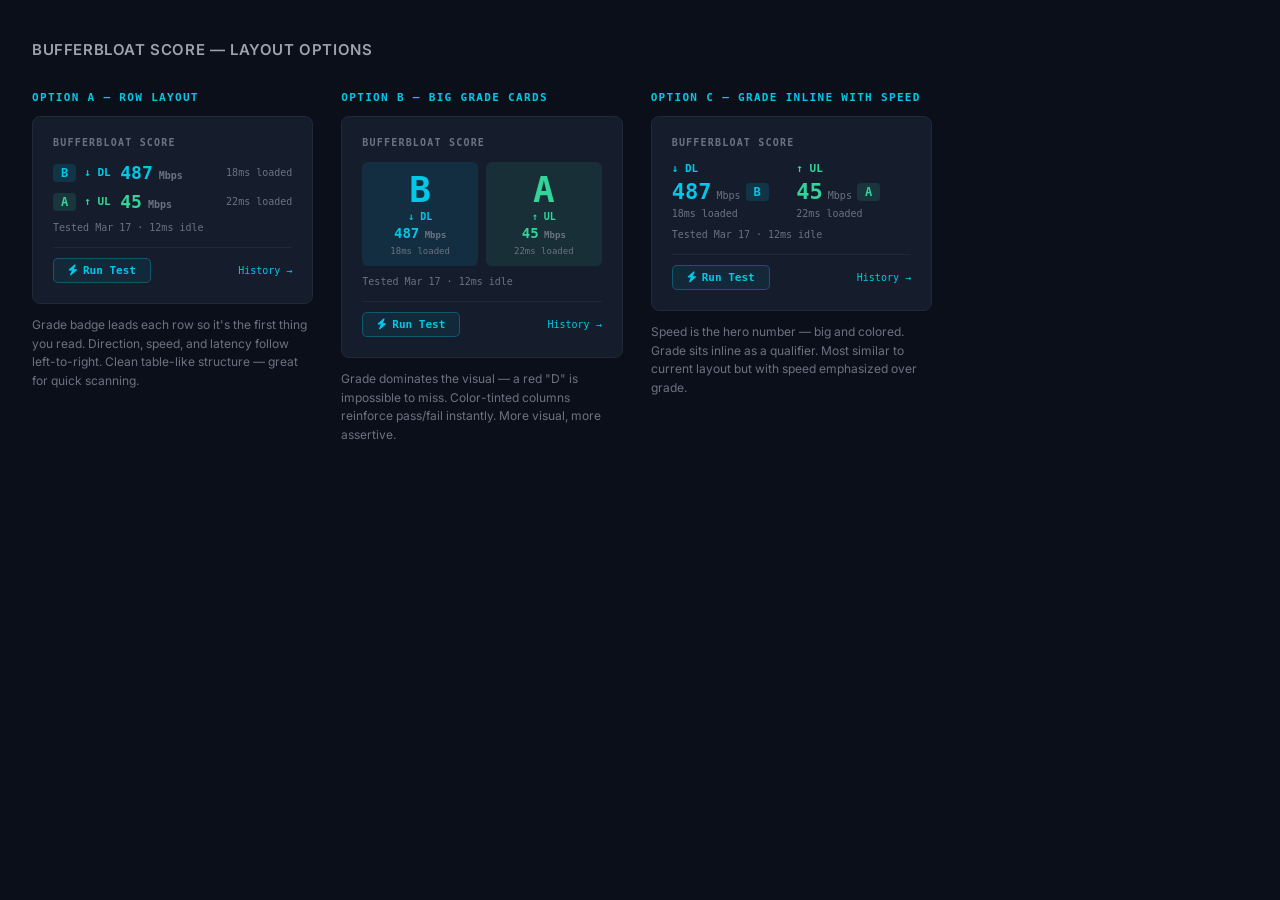
<file: mockup-bufferbloat.html>
<!DOCTYPE html>
<html lang="en" data-theme="dark">
<head>
  <meta charset="UTF-8" />
  <meta name="viewport" content="width=device-width, initial-scale=1.0" />
  <title>Bufferbloat Score — Layout Options</title>
  <link rel="stylesheet" href="https://cdnjs.cloudflare.com/ajax/libs/font-awesome/6.5.0/css/all.min.css" />
  <link href="https://fonts.googleapis.com/css2?family=Inter:wght@400;500;600;700&display=swap" rel="stylesheet" />
  <style>
    *, *::before, *::after { box-sizing: border-box; margin: 0; padding: 0; }

    :root {
      --bg-primary:    #0b0f19;
      --bg-secondary:  #111827;
      --bg-card:       #151c2c;
      --border:        #1f2937;
      --border-bright: #374151;
      --accent-cyan:   #00C8E6;
      --accent-green:  #34d399;
      --accent-amber:  #f59e0b;
      --accent-red:    #ef4444;
      --text-primary:  #e5e7eb;
      --text-secondary:#9ca3af;
      --text-muted:    #6b7280;
      --font-mono: 'SFMono-Regular', Menlo, Monaco, Consolas, monospace;
      --radius: 8px;
    }

    body {
      background: var(--bg-primary);
      color: var(--text-primary);
      font-family: 'Inter', sans-serif;
      min-height: 100vh;
      padding: 40px 32px;
    }

    h1 {
      font-size: 15px;
      font-weight: 600;
      color: var(--text-secondary);
      letter-spacing: 0.04em;
      text-transform: uppercase;
      margin-bottom: 32px;
    }

    .grid {
      display: grid;
      grid-template-columns: repeat(3, 1fr);
      gap: 28px;
      max-width: 900px;
    }

    .option-wrapper {
      display: flex;
      flex-direction: column;
      gap: 12px;
    }

    .option-label {
      font-family: var(--font-mono);
      font-size: 11px;
      font-weight: 700;
      color: var(--accent-cyan);
      text-transform: uppercase;
      letter-spacing: 0.12em;
    }

    .card {
      background: var(--bg-card);
      border: 1px solid var(--border);
      border-radius: var(--radius);
      padding: 20px;
    }

    .card-title {
      font-family: var(--font-mono);
      font-size: 10px;
      font-weight: 700;
      text-transform: uppercase;
      letter-spacing: 1.2px;
      color: var(--text-muted);
      margin-bottom: 14px;
    }

    /* Shared */
    .ts { font-family: var(--font-mono); font-size: 10px; color: var(--text-muted); margin-top: 10px; }
    .footer { display: flex; align-items: center; justify-content: space-between; margin-top: 14px; padding-top: 10px; border-top: 1px solid var(--border); }
    .btn-run { background: rgba(0,200,230,0.08); border: 1px solid rgba(0,200,230,0.3); border-radius: 5px; color: var(--accent-cyan); font-family: var(--font-mono); font-size: 11px; font-weight: 700; padding: 5px 14px; cursor: pointer; }
    .history-link { font-family: var(--font-mono); font-size: 10px; color: var(--accent-cyan); cursor: pointer; }

    /* Grade badges */
    .grade-badge { display: inline-block; font-family: var(--font-mono); font-size: 12px; font-weight: 700; border-radius: 4px; padding: 2px 8px; flex-shrink: 0; }
    .grade-badge.a { background: rgba(52,211,153,0.15); color: var(--accent-green); }
    .grade-badge.b { background: rgba(0,200,230,0.15); color: var(--accent-cyan); }
    .grade-badge.c { background: rgba(245,158,11,0.15); color: var(--accent-amber); }
    .grade-badge.d { background: rgba(239,68,68,0.15); color: var(--accent-red); }

    /* ===== OPTION A — Row layout, grade leads ===== */
    .opt-a-rows { display: flex; flex-direction: column; gap: 8px; }
    .opt-a-row { display: flex; align-items: center; gap: 8px; }
    .opt-a-dir { font-family: var(--font-mono); font-size: 11px; font-weight: 700; width: 28px; flex-shrink: 0; }
    .opt-a-dir.dl { color: var(--accent-cyan); }
    .opt-a-dir.ul { color: var(--accent-green); }
    .opt-a-speed { font-family: var(--font-mono); font-size: 18px; font-weight: 700; }
    .opt-a-speed.dl { color: var(--accent-cyan); }
    .opt-a-speed.ul { color: var(--accent-green); }
    .opt-a-unit { font-family: var(--font-mono); font-size: 10px; color: var(--text-muted); }
    .opt-a-lat { font-family: var(--font-mono); font-size: 10px; color: var(--text-muted); margin-left: auto; }

    /* ===== OPTION B — Big grade scorecards ===== */
    .opt-b-grid { display: grid; grid-template-columns: 1fr 1fr; gap: 8px; }
    .opt-b-card { border-radius: 6px; padding: 10px 8px; display: flex; flex-direction: column; align-items: center; gap: 3px; }
    .opt-b-grade { font-family: var(--font-mono); font-size: 36px; font-weight: 700; line-height: 1; }
    .opt-b-dir { font-family: var(--font-mono); font-size: 10px; font-weight: 700; text-transform: uppercase; }
    .opt-b-dir.dl { color: var(--accent-cyan); }
    .opt-b-dir.ul { color: var(--accent-green); }
    .opt-b-speed { font-family: var(--font-mono); font-size: 14px; font-weight: 700; }
    .opt-b-speed.dl { color: var(--accent-cyan); }
    .opt-b-speed.ul { color: var(--accent-green); }
    .opt-b-unit { font-size: 9px; color: var(--text-muted); }
    .opt-b-lat { font-family: var(--font-mono); font-size: 9px; color: var(--text-muted); margin-top: 2px; }

    /* ===== OPTION C — Speed + grade inline ===== */
    .opt-c-grid { display: grid; grid-template-columns: 1fr 1fr; gap: 10px; }
    .opt-c-col { display: flex; flex-direction: column; gap: 4px; }
    .opt-c-dir { font-family: var(--font-mono); font-size: 11px; font-weight: 700; text-transform: uppercase; }
    .opt-c-dir.dl { color: var(--accent-cyan); }
    .opt-c-dir.ul { color: var(--accent-green); }
    .opt-c-speed-row { display: flex; align-items: center; gap: 5px; }
    .opt-c-speed { font-family: var(--font-mono); font-size: 22px; font-weight: 700; }
    .opt-c-speed.dl { color: var(--accent-cyan); }
    .opt-c-speed.ul { color: var(--accent-green); }
    .opt-c-unit { font-family: var(--font-mono); font-size: 10px; color: var(--text-muted); align-self: flex-end; padding-bottom: 3px; }
    .opt-c-lat { font-family: var(--font-mono); font-size: 10px; color: var(--text-muted); }

    .desc {
      font-size: 12px;
      color: var(--text-muted);
      line-height: 1.55;
    }
  </style>
</head>
<body>
  <h1>Bufferbloat Score — Layout Options</h1>

  <div class="grid">

    <!-- OPTION A -->
    <div class="option-wrapper">
      <div class="option-label">Option A — Row layout</div>
      <div class="card">
        <div class="card-title">Bufferbloat Score</div>
        <div class="opt-a-rows">
          <div class="opt-a-row">
            <span class="grade-badge b">B</span>
            <span class="opt-a-dir dl">↓ DL</span>
            <span class="opt-a-speed dl">487<span class="opt-a-unit"> Mbps</span></span>
            <span class="opt-a-lat">18ms loaded</span>
          </div>
          <div class="opt-a-row">
            <span class="grade-badge a">A</span>
            <span class="opt-a-dir ul">↑ UL</span>
            <span class="opt-a-speed ul">45<span class="opt-a-unit"> Mbps</span></span>
            <span class="opt-a-lat">22ms loaded</span>
          </div>
        </div>
        <div class="ts">Tested Mar 17 &middot; 12ms idle</div>
        <div class="footer">
          <button class="btn-run"><i class="fa-solid fa-bolt" style="margin-right:5px"></i>Run Test</button>
          <span class="history-link">History &rarr;</span>
        </div>
      </div>
      <div class="desc">Grade badge leads each row so it's the first thing you read. Direction, speed, and latency follow left-to-right. Clean table-like structure — great for quick scanning.</div>
    </div>

    <!-- OPTION B -->
    <div class="option-wrapper">
      <div class="option-label">Option B — Big grade cards</div>
      <div class="card">
        <div class="card-title">Bufferbloat Score</div>
        <div class="opt-b-grid">
          <div class="opt-b-card" style="background:rgba(0,200,230,0.10)">
            <div class="opt-b-grade" style="color:var(--accent-cyan)">B</div>
            <div class="opt-b-dir dl">↓ DL</div>
            <div class="opt-b-speed dl">487<span class="opt-b-unit"> Mbps</span></div>
            <div class="opt-b-lat">18ms loaded</div>
          </div>
          <div class="opt-b-card" style="background:rgba(52,211,153,0.10)">
            <div class="opt-b-grade" style="color:var(--accent-green)">A</div>
            <div class="opt-b-dir ul">↑ UL</div>
            <div class="opt-b-speed ul">45<span class="opt-b-unit"> Mbps</span></div>
            <div class="opt-b-lat">22ms loaded</div>
          </div>
        </div>
        <div class="ts">Tested Mar 17 &middot; 12ms idle</div>
        <div class="footer">
          <button class="btn-run"><i class="fa-solid fa-bolt" style="margin-right:5px"></i>Run Test</button>
          <span class="history-link">History &rarr;</span>
        </div>
      </div>
      <div class="desc">Grade dominates the visual — a red "D" is impossible to miss. Color-tinted columns reinforce pass/fail instantly. More visual, more assertive.</div>
    </div>

    <!-- OPTION C -->
    <div class="option-wrapper">
      <div class="option-label">Option C — Grade inline with speed</div>
      <div class="card">
        <div class="card-title">Bufferbloat Score</div>
        <div class="opt-c-grid">
          <div class="opt-c-col">
            <div class="opt-c-dir dl">↓ DL</div>
            <div class="opt-c-speed-row">
              <span class="opt-c-speed dl">487</span>
              <span class="opt-c-unit">Mbps</span>
              <span class="grade-badge b">B</span>
            </div>
            <div class="opt-c-lat">18ms loaded</div>
          </div>
          <div class="opt-c-col">
            <div class="opt-c-dir ul">↑ UL</div>
            <div class="opt-c-speed-row">
              <span class="opt-c-speed ul">45</span>
              <span class="opt-c-unit">Mbps</span>
              <span class="grade-badge a">A</span>
            </div>
            <div class="opt-c-lat">22ms loaded</div>
          </div>
        </div>
        <div class="ts">Tested Mar 17 &middot; 12ms idle</div>
        <div class="footer">
          <button class="btn-run"><i class="fa-solid fa-bolt" style="margin-right:5px"></i>Run Test</button>
          <span class="history-link">History &rarr;</span>
        </div>
      </div>
      <div class="desc">Speed is the hero number — big and colored. Grade sits inline as a qualifier. Most similar to current layout but with speed emphasized over grade.</div>
    </div>

  </div>
</body>
</html>
</file>
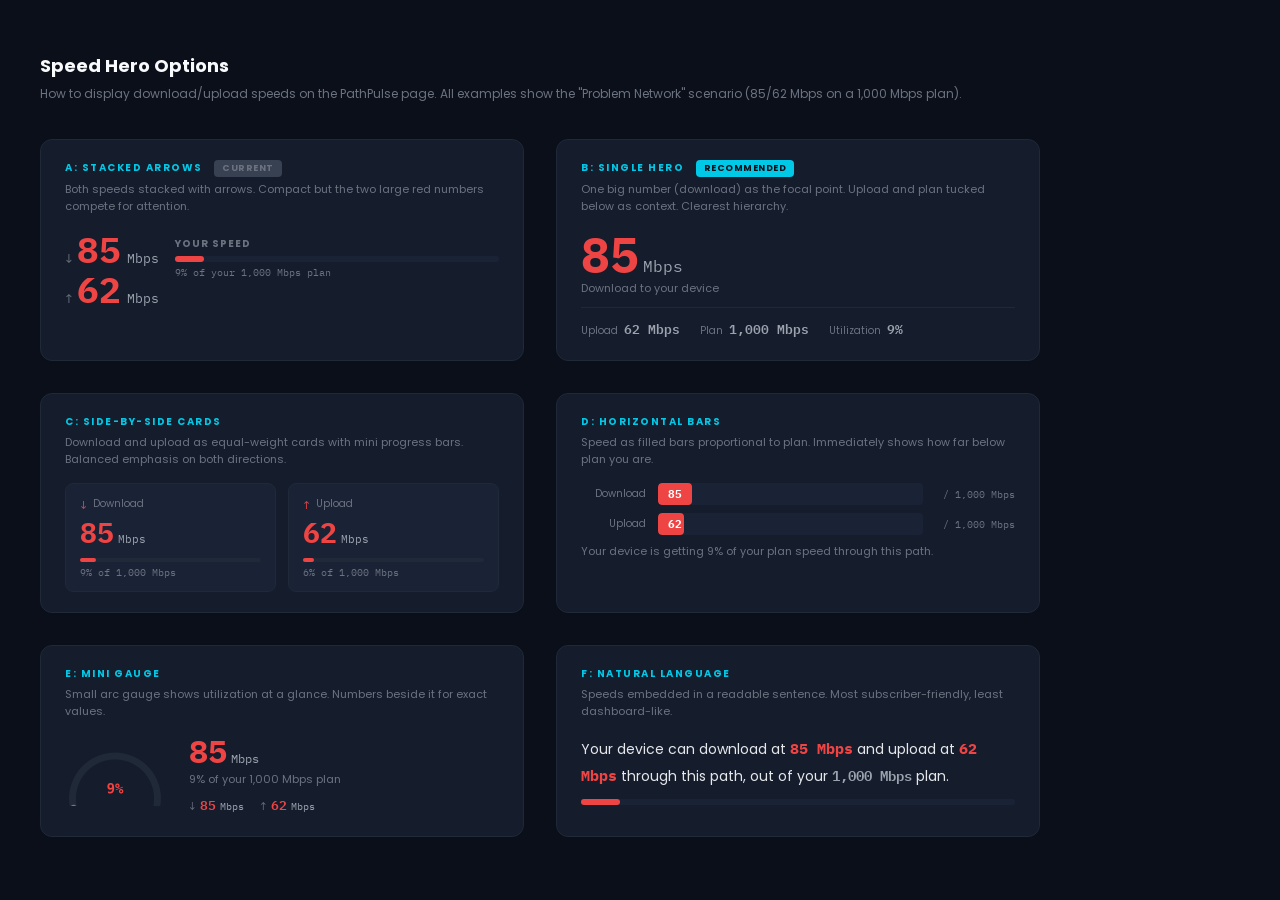
<file: speed-hero-compare.html>
<!DOCTYPE html>
<html lang="en">
<head>
<meta charset="UTF-8">
<title>Speed Hero Layout Options</title>
<link rel="preconnect" href="https://fonts.googleapis.com">
<link href="https://fonts.googleapis.com/css2?family=IBM+Plex+Mono:wght@400;500;600;700&family=Poppins:wght@400;500;600;700&display=swap" rel="stylesheet">
<style>
  :root {
    --bg-primary: #0b0f19;
    --bg-card: #151c2c;
    --bg-input: #1a2236;
    --text-primary: #e5e7eb;
    --text-secondary: #9ca3af;
    --text-muted: #6b7280;
    --text-heading: #f9fafb;
    --border: #1f2937;
    --border-bright: #374151;
    --accent-cyan: #00C8E6;
    --accent-green: #34d399;
    --accent-red: #ef4444;
    --accent-amber: #f59e0b;
    --font-sans: 'Poppins', sans-serif;
    --font-mono: 'IBM Plex Mono', monospace;
  }
  body { background: var(--bg-primary); color: var(--text-primary); font-family: var(--font-sans); padding: 40px; margin: 0; }
  h1 { font-size: 18px; color: var(--text-heading); margin-bottom: 6px; }
  .subtitle { font-size: 12px; color: var(--text-muted); margin-bottom: 36px; }
  .grid { display: grid; grid-template-columns: 1fr 1fr; gap: 32px; max-width: 1000px; }
  .option {
    background: var(--bg-card);
    border: 1px solid var(--border);
    border-radius: 12px;
    padding: 20px 24px;
  }
  .option-label {
    font-size: 10px; font-weight: 700; text-transform: uppercase;
    letter-spacing: 1.5px; color: var(--accent-cyan); margin-bottom: 4px;
  }
  .option-desc { font-size: 11px; color: var(--text-muted); margin-bottom: 16px; line-height: 1.5; }
  .tag {
    display: inline-block; font-size: 9px; font-weight: 700; padding: 2px 8px;
    border-radius: 4px; text-transform: uppercase; letter-spacing: 0.5px;
    vertical-align: middle; margin-left: 8px;
  }
  .tag-current { background: var(--border-bright); color: var(--text-muted); }
  .tag-rec { background: var(--accent-cyan); color: #0b0f19; }

  /* === Option A: Current (stacked arrows) === */
  .a-wrap { display: flex; align-items: flex-start; gap: 16px; }
  .a-speeds { display: flex; flex-direction: column; gap: 0; }
  .a-row { display: flex; align-items: baseline; gap: 4px; }
  .a-arrow { font-family: var(--font-mono); font-size: 13px; color: var(--text-muted); }
  .a-val { font-family: var(--font-mono); font-size: 36px; font-weight: 700; color: var(--accent-red); line-height: 1.1; }
  .a-unit { font-family: var(--font-mono); font-size: 13px; color: var(--text-secondary); margin-left: 2px; }
  .a-bar-area { flex: 1; padding-top: 6px; }
  .a-bar-label { font-family: var(--font-sans); font-size: 10px; font-weight: 700; color: var(--text-muted); text-transform: uppercase; letter-spacing: 1px; margin-bottom: 4px; }
  .a-bar { height: 6px; background: var(--bg-input); border-radius: 3px; width: 100%; }
  .a-bar-fill { height: 100%; border-radius: 3px; background: var(--accent-red); }
  .a-pct { font-family: var(--font-mono); font-size: 10px; color: var(--text-muted); margin-top: 4px; }

  /* === Option B: Single hero + secondary === */
  .b-hero { display: flex; align-items: baseline; gap: 4px; margin-bottom: 2px; }
  .b-val { font-family: var(--font-mono); font-size: 48px; font-weight: 700; color: var(--accent-red); line-height: 1; }
  .b-unit { font-family: var(--font-mono); font-size: 16px; color: var(--text-secondary); }
  .b-label { font-family: var(--font-sans); font-size: 11px; color: var(--text-muted); margin-bottom: 10px; }
  .b-secondary { display: flex; gap: 20px; padding-top: 10px; border-top: 1px solid var(--border); }
  .b-sec-item { display: flex; align-items: baseline; gap: 6px; }
  .b-sec-label { font-family: var(--font-sans); font-size: 10px; color: var(--text-muted); }
  .b-sec-val { font-family: var(--font-mono); font-size: 13px; font-weight: 600; color: var(--text-secondary); }

  /* === Option C: Side-by-side cards === */
  .c-cards { display: grid; grid-template-columns: 1fr 1fr; gap: 12px; }
  .c-card {
    background: var(--bg-input); border-radius: 8px; padding: 12px 14px;
    border: 1px solid var(--border);
  }
  .c-card-label { font-family: var(--font-sans); font-size: 10px; color: var(--text-muted); margin-bottom: 6px; display: flex; align-items: center; gap: 6px; }
  .c-card-arrow { font-family: var(--font-mono); font-size: 12px; }
  .c-card-val { font-family: var(--font-mono); font-size: 28px; font-weight: 700; line-height: 1.1; }
  .c-card-unit { font-family: var(--font-mono); font-size: 11px; color: var(--text-secondary); }
  .c-bar { height: 4px; background: var(--border); border-radius: 2px; margin-top: 8px; }
  .c-bar-fill { height: 100%; border-radius: 2px; }
  .c-card-pct { font-family: var(--font-mono); font-size: 10px; color: var(--text-muted); margin-top: 4px; }

  /* === Option D: Horizontal stacked bars === */
  .d-row { display: flex; align-items: center; gap: 12px; margin-bottom: 8px; }
  .d-label { font-family: var(--font-sans); font-size: 10px; color: var(--text-muted); width: 65px; text-align: right; }
  .d-bar-wrap { flex: 1; position: relative; }
  .d-bar { height: 22px; background: var(--bg-input); border-radius: 4px; overflow: hidden; }
  .d-bar-fill { height: 100%; border-radius: 4px; display: flex; align-items: center; padding-left: 10px; }
  .d-bar-text { font-family: var(--font-mono); font-size: 11px; font-weight: 700; color: #fff; }
  .d-plan { font-family: var(--font-mono); font-size: 10px; color: var(--text-muted); width: 80px; text-align: right; }
  .d-context { font-family: var(--font-sans); font-size: 11px; color: var(--text-muted); margin-top: 8px; }

  /* === Option E: Gauge arc + numbers === */
  .e-wrap { display: flex; align-items: center; gap: 24px; }
  .e-gauge { position: relative; width: 100px; height: 60px; }
  .e-gauge canvas { width: 100px; height: 60px; }
  .e-info { flex: 1; }
  .e-main { display: flex; align-items: baseline; gap: 4px; margin-bottom: 4px; }
  .e-val { font-family: var(--font-mono); font-size: 32px; font-weight: 700; color: var(--accent-red); line-height: 1; }
  .e-unit { font-family: var(--font-mono); font-size: 12px; color: var(--text-secondary); }
  .e-sub { font-family: var(--font-sans); font-size: 11px; color: var(--text-muted); margin-bottom: 6px; }
  .e-detail { display: flex; gap: 16px; }
  .e-detail-item { display: flex; align-items: baseline; gap: 4px; }
  .e-detail-arrow { font-family: var(--font-mono); font-size: 11px; color: var(--text-muted); }
  .e-detail-val { font-family: var(--font-mono); font-size: 13px; font-weight: 600; color: var(--accent-red); }
  .e-detail-unit { font-family: var(--font-mono); font-size: 10px; color: var(--text-secondary); }

  /* === Option F: Plain text sentence === */
  .f-sentence { font-family: var(--font-sans); font-size: 14px; color: var(--text-primary); line-height: 1.8; }
  .f-speed { font-family: var(--font-mono); font-weight: 700; font-size: 15px; }
  .f-speed.dl { color: var(--accent-red); }
  .f-speed.ul { color: var(--accent-red); }
  .f-plan { font-family: var(--font-mono); font-weight: 600; color: var(--text-secondary); font-size: 14px; }
  .f-bar { height: 6px; background: var(--bg-input); border-radius: 3px; margin-top: 10px; }
  .f-bar-fill { height: 100%; border-radius: 3px; background: var(--accent-red); }
</style>
</head>
<body>

<h1>Speed Hero Options</h1>
<div class="subtitle">How to display download/upload speeds on the PathPulse page. All examples show the "Problem Network" scenario (85/62 Mbps on a 1,000 Mbps plan).</div>

<div class="grid">

  <!-- A: Current -->
  <div class="option">
    <div class="option-label">A: Stacked Arrows <span class="tag tag-current">Current</span></div>
    <div class="option-desc">Both speeds stacked with arrows. Compact but the two large red numbers compete for attention.</div>
    <div class="a-wrap">
      <div class="a-speeds">
        <div class="a-row"><span class="a-arrow">&darr;</span><span class="a-val">85</span><span class="a-unit">Mbps</span></div>
        <div class="a-row"><span class="a-arrow">&uarr;</span><span class="a-val">62</span><span class="a-unit">Mbps</span></div>
      </div>
      <div class="a-bar-area">
        <div class="a-bar-label">Your Speed</div>
        <div class="a-bar"><div class="a-bar-fill" style="width:9%"></div></div>
        <div class="a-pct">9% of your 1,000 Mbps plan</div>
      </div>
    </div>
  </div>

  <!-- B: Single hero -->
  <div class="option">
    <div class="option-label">B: Single Hero <span class="tag tag-rec">Recommended</span></div>
    <div class="option-desc">One big number (download) as the focal point. Upload and plan tucked below as context. Clearest hierarchy.</div>
    <div class="b-hero">
      <span class="b-val">85</span>
      <span class="b-unit">Mbps</span>
    </div>
    <div class="b-label">Download to your device</div>
    <div class="b-secondary">
      <div class="b-sec-item">
        <span class="b-sec-label">Upload</span>
        <span class="b-sec-val">62 Mbps</span>
      </div>
      <div class="b-sec-item">
        <span class="b-sec-label">Plan</span>
        <span class="b-sec-val">1,000 Mbps</span>
      </div>
      <div class="b-sec-item">
        <span class="b-sec-label">Utilization</span>
        <span class="b-sec-val">9%</span>
      </div>
    </div>
  </div>

  <!-- C: Side by side cards -->
  <div class="option">
    <div class="option-label">C: Side-by-Side Cards</div>
    <div class="option-desc">Download and upload as equal-weight cards with mini progress bars. Balanced emphasis on both directions.</div>
    <div class="c-cards">
      <div class="c-card">
        <div class="c-card-label"><span class="c-card-arrow" style="color:var(--accent-red)">&darr;</span> Download</div>
        <div><span class="c-card-val" style="color:var(--accent-red)">85</span> <span class="c-card-unit">Mbps</span></div>
        <div class="c-bar"><div class="c-bar-fill" style="width:9%;background:var(--accent-red)"></div></div>
        <div class="c-card-pct">9% of 1,000 Mbps</div>
      </div>
      <div class="c-card">
        <div class="c-card-label"><span class="c-card-arrow" style="color:var(--accent-red)">&uarr;</span> Upload</div>
        <div><span class="c-card-val" style="color:var(--accent-red)">62</span> <span class="c-card-unit">Mbps</span></div>
        <div class="c-bar"><div class="c-bar-fill" style="width:6%;background:var(--accent-red)"></div></div>
        <div class="c-card-pct">6% of 1,000 Mbps</div>
      </div>
    </div>
  </div>

  <!-- D: Horizontal bars -->
  <div class="option">
    <div class="option-label">D: Horizontal Bars</div>
    <div class="option-desc">Speed as filled bars proportional to plan. Immediately shows how far below plan you are.</div>
    <div>
      <div class="d-row">
        <div class="d-label">Download</div>
        <div class="d-bar-wrap">
          <div class="d-bar"><div class="d-bar-fill" style="width:9%;background:var(--accent-red)"><span class="d-bar-text">85</span></div></div>
        </div>
        <div class="d-plan">/ 1,000 Mbps</div>
      </div>
      <div class="d-row">
        <div class="d-label">Upload</div>
        <div class="d-bar-wrap">
          <div class="d-bar"><div class="d-bar-fill" style="width:6%;background:var(--accent-red)"><span class="d-bar-text">62</span></div></div>
        </div>
        <div class="d-plan">/ 1,000 Mbps</div>
      </div>
      <div class="d-context">Your device is getting 9% of your plan speed through this path.</div>
    </div>
  </div>

  <!-- E: Mini gauge + numbers -->
  <div class="option">
    <div class="option-label">E: Mini Gauge</div>
    <div class="option-desc">Small arc gauge shows utilization at a glance. Numbers beside it for exact values.</div>
    <div class="e-wrap">
      <div class="e-gauge">
        <canvas id="gauge-e" width="200" height="120"></canvas>
      </div>
      <div class="e-info">
        <div class="e-main">
          <span class="e-val">85</span>
          <span class="e-unit">Mbps</span>
        </div>
        <div class="e-sub">9% of your 1,000 Mbps plan</div>
        <div class="e-detail">
          <div class="e-detail-item">
            <span class="e-detail-arrow">&darr;</span>
            <span class="e-detail-val">85</span>
            <span class="e-detail-unit">Mbps</span>
          </div>
          <div class="e-detail-item">
            <span class="e-detail-arrow">&uarr;</span>
            <span class="e-detail-val">62</span>
            <span class="e-detail-unit">Mbps</span>
          </div>
        </div>
      </div>
    </div>
  </div>

  <!-- F: Sentence style -->
  <div class="option">
    <div class="option-label">F: Natural Language</div>
    <div class="option-desc">Speeds embedded in a readable sentence. Most subscriber-friendly, least dashboard-like.</div>
    <div class="f-sentence">
      Your device can download at <span class="f-speed dl">85 Mbps</span> and upload at <span class="f-speed ul">62 Mbps</span> through this path, out of your <span class="f-plan">1,000 Mbps</span> plan.
    </div>
    <div class="f-bar"><div class="f-bar-fill" style="width:9%"></div></div>
  </div>

</div>

<script>
// Draw mini gauge for option E
const canvas = document.getElementById('gauge-e');
const ctx = canvas.getContext('2d');
const cx = 100, cy = 105, r = 85;
const startAngle = Math.PI * 0.8;
const endAngle = Math.PI * 2.2;
const pct = 0.09;

// Background arc
ctx.beginPath();
ctx.arc(cx, cy, r, startAngle, endAngle);
ctx.strokeStyle = '#1f2937';
ctx.lineWidth = 14;
ctx.lineCap = 'round';
ctx.stroke();

// Filled arc
const fillEnd = startAngle + (endAngle - startAngle) * pct;
ctx.beginPath();
ctx.arc(cx, cy, r, startAngle, fillEnd);
ctx.strokeStyle = '#ef4444';
ctx.lineWidth = 14;
ctx.lineCap = 'round';
ctx.stroke();

// Center text
ctx.fillStyle = '#ef4444';
ctx.font = '700 28px "IBM Plex Mono", monospace';
ctx.textAlign = 'center';
ctx.fillText('9%', cx, cy - 10);
</script>

</body>
</html>
</file>
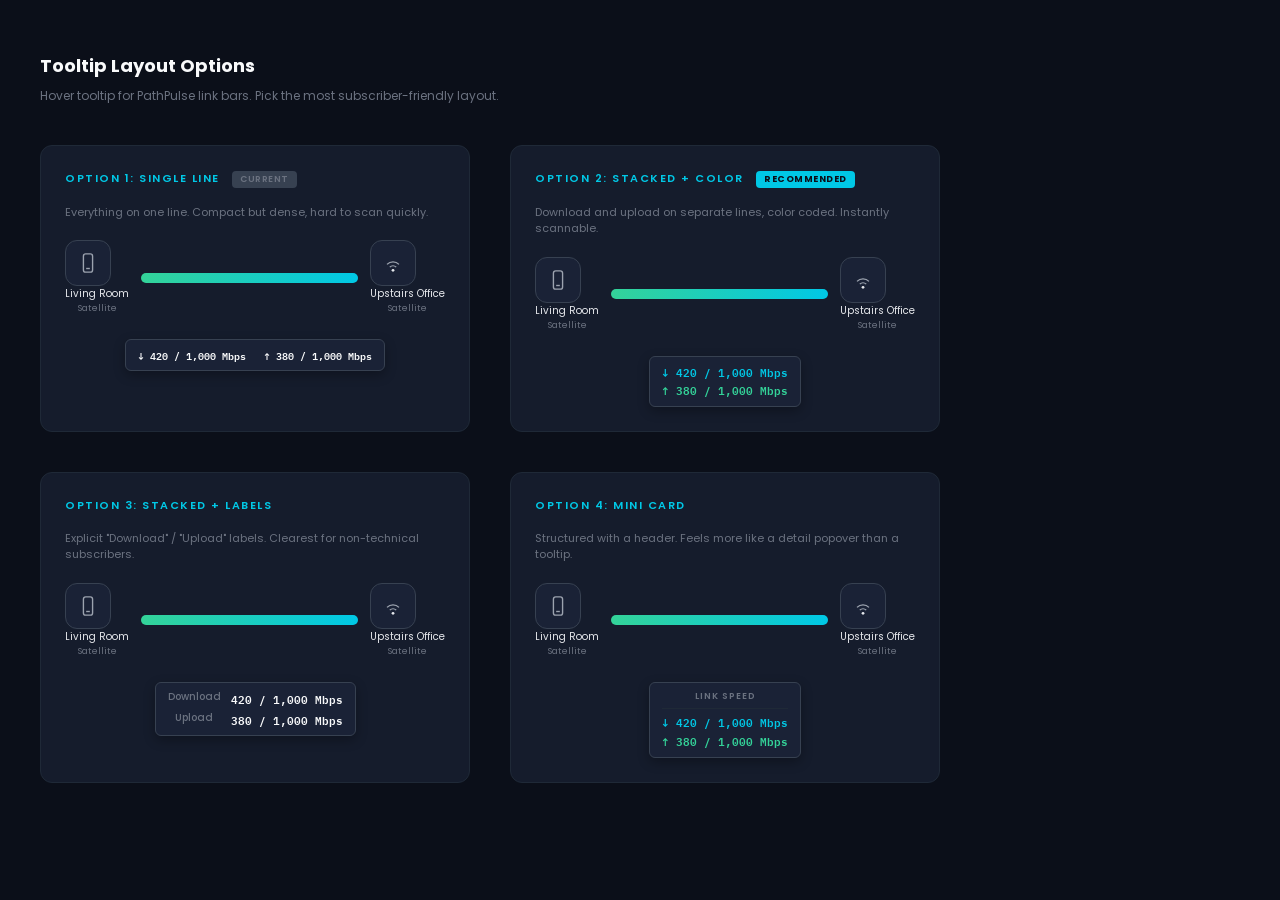
<file: tooltip-compare.html>
<!DOCTYPE html>
<html lang="en">
<head>
<meta charset="UTF-8">
<title>Tooltip Layout Comparison</title>
<link rel="preconnect" href="https://fonts.googleapis.com">
<link href="https://fonts.googleapis.com/css2?family=IBM+Plex+Mono:wght@400;500;600;700&family=Poppins:wght@400;500;600;700&display=swap" rel="stylesheet">
<style>
  :root {
    --bg-primary: #0b0f19;
    --bg-card: #151c2c;
    --bg-input: #1a2236;
    --text-primary: #e5e7eb;
    --text-secondary: #9ca3af;
    --text-muted: #6b7280;
    --text-heading: #f9fafb;
    --border: #1f2937;
    --border-bright: #374151;
    --accent-cyan: #00C8E6;
    --accent-green: #34d399;
    --font-sans: 'Poppins', sans-serif;
    --font-mono: 'IBM Plex Mono', monospace;
  }
  body {
    background: var(--bg-primary);
    color: var(--text-primary);
    font-family: var(--font-sans);
    padding: 40px;
    margin: 0;
  }
  h1 { font-size: 18px; color: var(--text-heading); margin-bottom: 8px; }
  .subtitle { font-size: 12px; color: var(--text-muted); margin-bottom: 40px; }
  .options { display: grid; grid-template-columns: 1fr 1fr; gap: 40px; max-width: 900px; }
  .option {
    background: var(--bg-card);
    border: 1px solid var(--border);
    border-radius: 12px;
    padding: 24px;
    position: relative;
  }
  .option-label {
    font-size: 11px;
    font-weight: 600;
    text-transform: uppercase;
    letter-spacing: 1.5px;
    color: var(--accent-cyan);
    margin-bottom: 16px;
  }
  .option-desc {
    font-size: 11px;
    color: var(--text-muted);
    margin-bottom: 20px;
    line-height: 1.5;
  }

  /* Simulated link bar context */
  .sim-bar-wrap {
    display: flex;
    align-items: center;
    gap: 12px;
    justify-content: center;
    margin-bottom: 8px;
  }
  .sim-icon {
    width: 44px; height: 44px;
    background: var(--bg-input);
    border: 1.5px solid var(--border-bright);
    border-radius: 12px;
    display: flex; align-items: center; justify-content: center;
  }
  .sim-icon svg { width: 22px; height: 22px; stroke: var(--text-secondary); stroke-width: 1.5; fill: none; }
  .sim-bar {
    flex: 1;
    height: 10px;
    border-radius: 5px;
    background: linear-gradient(90deg, #34d399 0%, #00C8E6 100%);
    position: relative;
  }
  .sim-node-name { font-family: var(--font-sans); font-size: 10px; color: var(--text-primary); text-align: center; }
  .sim-node-role { font-size: 9px; color: var(--text-muted); text-align: center; }
  .sim-node { text-align: center; }

  /* Tooltip styles */
  .tooltip {
    background: var(--bg-input);
    border: 1px solid var(--border-bright);
    border-radius: 6px;
    padding: 6px 12px;
    box-shadow: 0 4px 12px rgba(0,0,0,0.3);
    display: inline-block;
    margin: 16px auto 0;
  }
  .tooltip-center { text-align: center; }

  /* Option 1: Single line (current) */
  .tt-oneline {
    font-family: var(--font-mono);
    font-size: 10px;
    font-weight: 600;
    color: var(--text-heading);
    white-space: nowrap;
  }

  /* Option 2: Stacked + color coded */
  .tt-stacked {
    font-family: var(--font-mono);
    font-size: 11px;
    font-weight: 600;
    line-height: 1.7;
  }
  .tt-dl { color: var(--accent-cyan); }
  .tt-ul { color: var(--accent-green); }

  /* Option 3: Stacked + labels */
  .tt-labeled {
    font-family: var(--font-mono);
    font-size: 11px;
    font-weight: 500;
    display: grid;
    grid-template-columns: auto auto;
    gap: 2px 10px;
  }
  .tt-label-word { color: var(--text-muted); font-size: 10px; font-family: var(--font-sans); font-weight: 500; }
  .tt-label-val { color: var(--text-heading); font-weight: 600; }

  /* Option 4: Mini card */
  .tt-minicard {
    font-family: var(--font-mono);
    font-size: 11px;
    font-weight: 600;
    line-height: 1.7;
  }
  .tt-minicard-header {
    font-family: var(--font-sans);
    font-size: 9px;
    font-weight: 600;
    text-transform: uppercase;
    letter-spacing: 1px;
    color: var(--text-muted);
    margin-bottom: 4px;
    padding-bottom: 4px;
    border-bottom: 1px solid var(--border);
  }

  .rec {
    display: inline-block;
    background: var(--accent-cyan);
    color: #0b0f19;
    font-size: 9px;
    font-weight: 700;
    padding: 2px 8px;
    border-radius: 4px;
    text-transform: uppercase;
    letter-spacing: 0.5px;
    margin-left: 8px;
    vertical-align: middle;
  }

  .current-tag {
    display: inline-block;
    background: var(--border-bright);
    color: var(--text-muted);
    font-size: 9px;
    font-weight: 600;
    padding: 2px 8px;
    border-radius: 4px;
    text-transform: uppercase;
    letter-spacing: 0.5px;
    margin-left: 8px;
    vertical-align: middle;
  }
</style>
</head>
<body>

<h1>Tooltip Layout Options</h1>
<div class="subtitle">Hover tooltip for PathPulse link bars. Pick the most subscriber-friendly layout.</div>

<div class="options">

  <!-- Option 1: Current (single line) -->
  <div class="option">
    <div class="option-label">Option 1: Single Line <span class="current-tag">Current</span></div>
    <div class="option-desc">Everything on one line. Compact but dense, hard to scan quickly.</div>
    <div class="sim-bar-wrap">
      <div class="sim-node">
        <div class="sim-icon"><svg viewBox="0 0 24 24"><rect x="7" y="2" width="10" height="20" rx="2.5"/><line x1="10" y1="18" x2="14" y2="18"/></svg></div>
        <div class="sim-node-name">Living Room</div>
        <div class="sim-node-role">Satellite</div>
      </div>
      <div class="sim-bar"></div>
      <div class="sim-node">
        <div class="sim-icon"><svg viewBox="0 0 24 24"><circle cx="12" cy="20" r="1.5" fill="currentColor" stroke="none"/><path d="M8.5 16.5a5 5 0 0 1 7 0"/><path d="M5.5 13.5a9 9 0 0 1 13 0"/></svg></div>
        <div class="sim-node-name">Upstairs Office</div>
        <div class="sim-node-role">Satellite</div>
      </div>
    </div>
    <div class="tooltip-center">
      <div class="tooltip">
        <div class="tt-oneline">&darr; 420 / 1,000 Mbps &nbsp; &uarr; 380 / 1,000 Mbps</div>
      </div>
    </div>
  </div>

  <!-- Option 2: Stacked + color coded -->
  <div class="option">
    <div class="option-label">Option 2: Stacked + Color <span class="rec">Recommended</span></div>
    <div class="option-desc">Download and upload on separate lines, color coded. Instantly scannable.</div>
    <div class="sim-bar-wrap">
      <div class="sim-node">
        <div class="sim-icon"><svg viewBox="0 0 24 24"><rect x="7" y="2" width="10" height="20" rx="2.5"/><line x1="10" y1="18" x2="14" y2="18"/></svg></div>
        <div class="sim-node-name">Living Room</div>
        <div class="sim-node-role">Satellite</div>
      </div>
      <div class="sim-bar"></div>
      <div class="sim-node">
        <div class="sim-icon"><svg viewBox="0 0 24 24"><circle cx="12" cy="20" r="1.5" fill="currentColor" stroke="none"/><path d="M8.5 16.5a5 5 0 0 1 7 0"/><path d="M5.5 13.5a9 9 0 0 1 13 0"/></svg></div>
        <div class="sim-node-name">Upstairs Office</div>
        <div class="sim-node-role">Satellite</div>
      </div>
    </div>
    <div class="tooltip-center">
      <div class="tooltip">
        <div class="tt-stacked">
          <div class="tt-dl">&darr; 420 / 1,000 Mbps</div>
          <div class="tt-ul">&uarr; 380 / 1,000 Mbps</div>
        </div>
      </div>
    </div>
  </div>

  <!-- Option 3: Stacked + labels -->
  <div class="option">
    <div class="option-label">Option 3: Stacked + Labels</div>
    <div class="option-desc">Explicit "Download" / "Upload" labels. Clearest for non-technical subscribers.</div>
    <div class="sim-bar-wrap">
      <div class="sim-node">
        <div class="sim-icon"><svg viewBox="0 0 24 24"><rect x="7" y="2" width="10" height="20" rx="2.5"/><line x1="10" y1="18" x2="14" y2="18"/></svg></div>
        <div class="sim-node-name">Living Room</div>
        <div class="sim-node-role">Satellite</div>
      </div>
      <div class="sim-bar"></div>
      <div class="sim-node">
        <div class="sim-icon"><svg viewBox="0 0 24 24"><circle cx="12" cy="20" r="1.5" fill="currentColor" stroke="none"/><path d="M8.5 16.5a5 5 0 0 1 7 0"/><path d="M5.5 13.5a9 9 0 0 1 13 0"/></svg></div>
        <div class="sim-node-name">Upstairs Office</div>
        <div class="sim-node-role">Satellite</div>
      </div>
    </div>
    <div class="tooltip-center">
      <div class="tooltip">
        <div class="tt-labeled">
          <div class="tt-label-word">Download</div><div class="tt-label-val">420 / 1,000 Mbps</div>
          <div class="tt-label-word">Upload</div><div class="tt-label-val">380 / 1,000 Mbps</div>
        </div>
      </div>
    </div>
  </div>

  <!-- Option 4: Mini card -->
  <div class="option">
    <div class="option-label">Option 4: Mini Card</div>
    <div class="option-desc">Structured with a header. Feels more like a detail popover than a tooltip.</div>
    <div class="sim-bar-wrap">
      <div class="sim-node">
        <div class="sim-icon"><svg viewBox="0 0 24 24"><rect x="7" y="2" width="10" height="20" rx="2.5"/><line x1="10" y1="18" x2="14" y2="18"/></svg></div>
        <div class="sim-node-name">Living Room</div>
        <div class="sim-node-role">Satellite</div>
      </div>
      <div class="sim-bar"></div>
      <div class="sim-node">
        <div class="sim-icon"><svg viewBox="0 0 24 24"><circle cx="12" cy="20" r="1.5" fill="currentColor" stroke="none"/><path d="M8.5 16.5a5 5 0 0 1 7 0"/><path d="M5.5 13.5a9 9 0 0 1 13 0"/></svg></div>
        <div class="sim-node-name">Upstairs Office</div>
        <div class="sim-node-role">Satellite</div>
      </div>
    </div>
    <div class="tooltip-center">
      <div class="tooltip">
        <div class="tt-minicard">
          <div class="tt-minicard-header">Link Speed</div>
          <div class="tt-dl">&darr; 420 / 1,000 Mbps</div>
          <div class="tt-ul">&uarr; 380 / 1,000 Mbps</div>
        </div>
      </div>
    </div>
  </div>

</div>

</body>
</html>
</file>
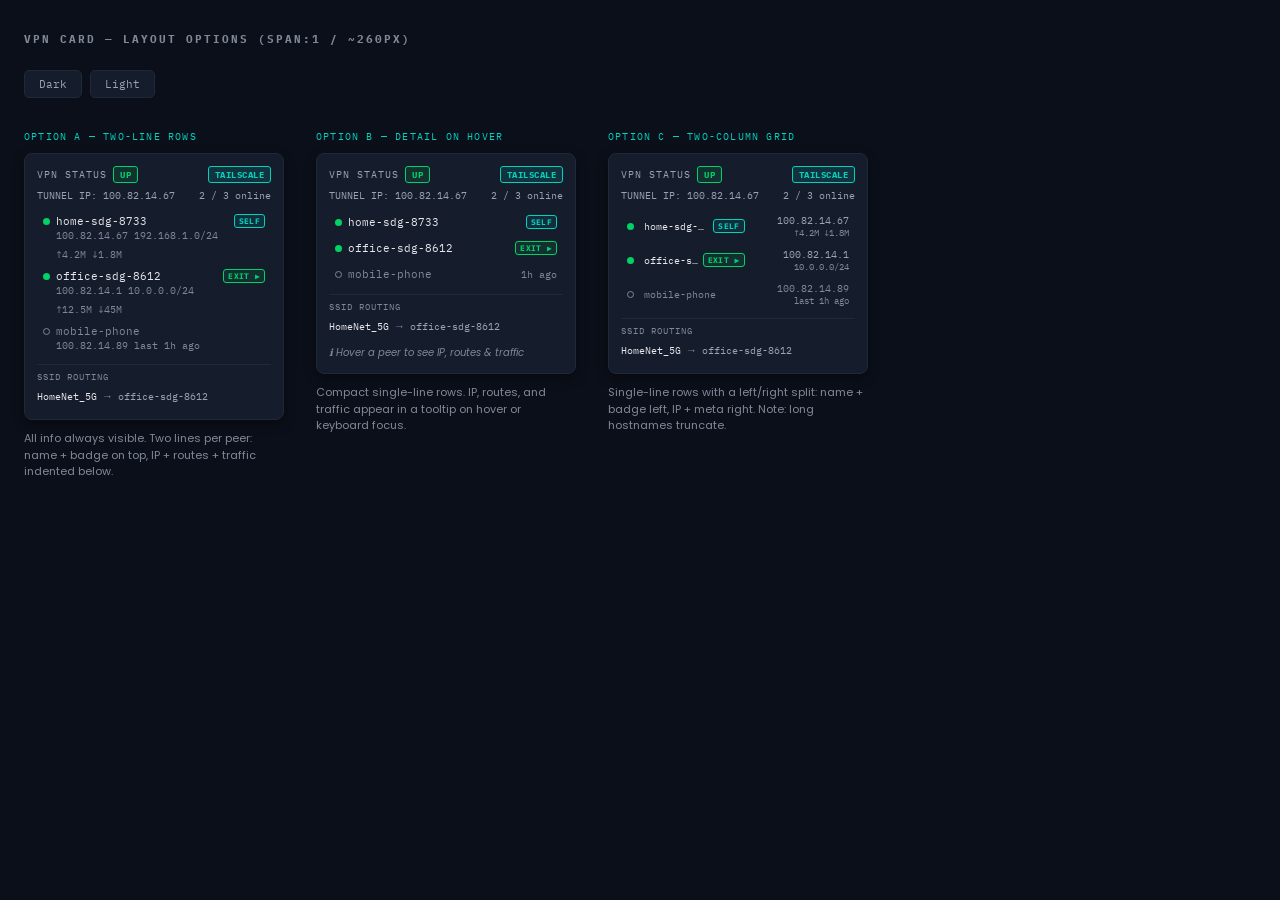
<file: vpn-layout-mockup.html>
<!DOCTYPE html>
<html lang="en" data-theme="dark">
<head>
<meta charset="UTF-8">
<title>VPN Card Layout Options</title>
<link rel="preconnect" href="https://fonts.googleapis.com">
<link href="https://fonts.googleapis.com/css2?family=IBM+Plex+Mono:wght@400;700&family=Poppins:wght@400;500;600&display=swap" rel="stylesheet">
<style>
*, *::before, *::after { box-sizing: border-box; margin: 0; padding: 0; }

:root {
  --bg-primary: #0b0f19;
  --bg-card: #151c2c;
  --bg-card-hover: #1a2236;
  --text-primary: #e5e7eb;
  --text-secondary: #9ca3af;
  --text-muted: #808898;
  --border: #1f2937;
  --accent-cyan: #00d2be;
  --accent-green: #00d264;
  --accent-amber: #f59e0b;
  --accent-red: #ef4444;
  --accent-purple: #a855f7;
  --font-sans: 'Poppins', sans-serif;
  --font-mono: 'IBM Plex Mono', monospace;
  --radius: 8px;
  --radius-sm: 5px;
  --shadow-lg: 0 4px 12px rgba(0,0,0,0.4);
  --card-width: 260px;
}

[data-theme="light"] {
  --bg-primary: #f1f3f6;
  --bg-card: #ffffff;
  --bg-card-hover: #f7f8fa;
  --text-primary: #1a2332;
  --text-secondary: #475569;
  --text-muted: #8494a7;
  --border: #d8dce3;
  --accent-cyan: #0ea5c9;
  --accent-green: #10b981;
  --accent-amber: #d97706;
  --accent-red: #dc2626;
  --accent-purple: #7c3aed;
}

body {
  background: var(--bg-primary);
  font-family: var(--font-sans);
  color: var(--text-primary);
  padding: 32px 24px;
  min-height: 100vh;
}

h1 {
  font-family: var(--font-mono);
  font-size: 11px;
  text-transform: uppercase;
  letter-spacing: 2px;
  color: var(--text-muted);
  margin-bottom: 24px;
}

.controls {
  display: flex;
  gap: 8px;
  margin-bottom: 32px;
}

.ctrl-btn {
  background: var(--bg-card);
  border: 1px solid var(--border);
  border-radius: var(--radius-sm);
  color: var(--text-secondary);
  padding: 6px 14px;
  font-family: var(--font-mono);
  font-size: 11px;
  cursor: pointer;
  transition: border-color 150ms ease, color 150ms ease;
}
.ctrl-btn:hover { border-color: var(--accent-cyan); color: var(--accent-cyan); }

.options-row {
  display: flex;
  gap: 32px;
  align-items: flex-start;
  flex-wrap: wrap;
}

.option-wrap {
  display: flex;
  flex-direction: column;
  gap: 10px;
}

.option-label {
  font-family: var(--font-mono);
  font-size: 10px;
  text-transform: uppercase;
  letter-spacing: 1.2px;
  color: var(--accent-cyan);
}

.option-desc {
  font-size: 11px;
  color: var(--text-muted);
  max-width: var(--card-width);
  line-height: 1.5;
}

/* ---- CARD BASE ---- */
.card {
  background: var(--bg-card);
  border: 1px solid var(--border);
  border-radius: var(--radius);
  padding: 12px;
  width: var(--card-width);
  box-shadow: var(--shadow-lg);
  display: flex;
  flex-direction: column;
  gap: 0;
}

.card-label {
  font-family: var(--font-mono);
  font-size: 10px;
  text-transform: uppercase;
  letter-spacing: 1px;
  color: var(--text-secondary);
  display: flex;
  align-items: center;
  gap: 6px;
  margin-bottom: 6px;
}

.vpn-state-badge {
  font-family: var(--font-mono);
  font-size: 9px;
  font-weight: 700;
  letter-spacing: 0.5px;
  text-transform: uppercase;
  padding: 2px 6px;
  border-radius: 3px;
  border: 1px solid currentColor;
}
.vpn-state-up   { color: var(--accent-green); background: rgba(0,210,100,0.12); }

.vpn-proto-badge {
  font-family: var(--font-mono);
  font-size: 9px;
  font-weight: 700;
  letter-spacing: 0.5px;
  text-transform: uppercase;
  padding: 2px 6px;
  border-radius: 3px;
  background: rgba(0,210,190,0.12);
  color: var(--accent-cyan);
  border: 1px solid var(--accent-cyan);
  margin-left: auto;
}

.vpn-summary-row {
  display: flex;
  align-items: center;
  justify-content: space-between;
  font-family: var(--font-mono);
  font-size: 10px;
  color: var(--text-secondary);
  margin-bottom: 8px;
}

.state-dot {
  width: 7px; height: 7px;
  border-radius: 50%;
  flex-shrink: 0;
}
.state-dot.up   { background: var(--accent-green); }
.state-dot.down { background: transparent; border: 1.5px solid var(--text-muted); }

.vpn-role-badge {
  font-family: var(--font-mono);
  font-size: 8px;
  font-weight: 700;
  letter-spacing: 0.3px;
  text-transform: uppercase;
  padding: 1px 4px;
  border-radius: 3px;
  border: 1px solid currentColor;
  flex-shrink: 0;
}
.role-self   { color: var(--accent-cyan);   background: rgba(0,210,190,0.10); }
.role-exit   { color: var(--accent-green);  background: rgba(0,210,100,0.10); }
.role-subnet { color: var(--accent-purple); background: rgba(168,85,247,0.10); }

.vpn-ssid-section {
  border-top: 1px solid var(--border);
  margin-top: 8px;
  padding-top: 6px;
}
.vpn-section-label {
  font-family: var(--font-mono);
  font-size: 9px;
  letter-spacing: 1px;
  text-transform: uppercase;
  color: var(--text-muted);
  margin-bottom: 4px;
}
.vpn-ssid-row {
  display: flex;
  align-items: center;
  gap: 5px;
  font-size: 11px;
  padding: 2px 0;
}
.vpn-ssid-name   { font-family: var(--font-mono); color: var(--text-primary); font-size: 10px; }
.vpn-ssid-arrow  { color: var(--text-muted); }
.vpn-ssid-target { font-family: var(--font-mono); color: var(--text-secondary); font-size: 10px; }


/* ======================================================
   OPTION A: Two-line peer rows
   ====================================================== */
.opt-a .peer-row {
  display: flex;
  flex-direction: column;
  padding: 4px 6px;
  border-radius: var(--radius-sm);
  gap: 1px;
}
.opt-a .peer-row:hover { background: var(--bg-card-hover); }

.opt-a .peer-row-top {
  display: flex;
  align-items: center;
  gap: 6px;
}

.opt-a .peer-name {
  font-family: var(--font-mono);
  font-size: 11px;
  color: var(--text-primary);
  flex: 1;
  overflow: hidden;
  text-overflow: ellipsis;
  white-space: nowrap;
}
.opt-a .peer-row.offline .peer-name { color: var(--text-muted); }

.opt-a .peer-row-sub {
  font-family: var(--font-mono);
  font-size: 10px;
  color: var(--text-muted);
  padding-left: 13px; /* indent past dot width + gap */
  display: flex;
  gap: 6px;
  flex-wrap: wrap;
}


/* ======================================================
   OPTION B: Tooltip on hover/focus
   ====================================================== */
.opt-b .peer-list {
  display: flex;
  flex-direction: column;
  gap: 2px;
  position: relative;
}

.opt-b .peer-row {
  display: flex;
  align-items: center;
  gap: 6px;
  padding: 5px 6px;
  border-radius: var(--radius-sm);
  cursor: default;
  position: relative;
}
.opt-b .peer-row:hover { background: var(--bg-card-hover); }
.opt-b .peer-row:hover .peer-tooltip { display: block; }

.opt-b .peer-name {
  font-family: var(--font-mono);
  font-size: 11px;
  color: var(--text-primary);
  flex: 1;
  overflow: hidden;
  text-overflow: ellipsis;
  white-space: nowrap;
}
.opt-b .peer-row.offline .peer-name { color: var(--text-muted); }

.opt-b .peer-tooltip {
  display: none;
  position: absolute;
  left: 100%;
  top: 0;
  margin-left: 8px;
  background: #1e2740;
  border: 1px solid var(--border);
  border-radius: var(--radius-sm);
  padding: 8px 10px;
  width: 200px;
  z-index: 10;
  box-shadow: var(--shadow-lg);
}
.opt-b .tt-row {
  display: flex;
  justify-content: space-between;
  gap: 8px;
  font-size: 10px;
  padding: 2px 0;
}
.opt-b .tt-label {
  font-family: var(--font-mono);
  font-size: 9px;
  text-transform: uppercase;
  letter-spacing: 0.5px;
  color: var(--text-muted);
}
.opt-b .tt-val {
  font-family: var(--font-mono);
  font-size: 10px;
  color: var(--text-primary);
  text-align: right;
}
.opt-b .hint {
  font-size: 10px;
  color: var(--text-muted);
  font-style: italic;
  margin-top: 6px;
}


/* ======================================================
   OPTION C: Two-column internal grid
   ====================================================== */
.opt-c .peer-list {
  display: flex;
  flex-direction: column;
  gap: 2px;
}

.opt-c .peer-row {
  display: grid;
  grid-template-columns: 13px 1fr 1fr;
  align-items: center;
  gap: 4px;
  padding: 4px 6px;
  border-radius: var(--radius-sm);
}
.opt-c .peer-row:hover { background: var(--bg-card-hover); }

.opt-c .peer-left {
  display: flex;
  align-items: center;
  gap: 4px;
  min-width: 0;
}

.opt-c .peer-name {
  font-family: var(--font-mono);
  font-size: 10px;
  color: var(--text-primary);
  overflow: hidden;
  text-overflow: ellipsis;
  white-space: nowrap;
}
.opt-c .peer-row.offline .peer-name { color: var(--text-muted); }

.opt-c .peer-right {
  display: flex;
  flex-direction: column;
  align-items: flex-end;
  min-width: 0;
}

.opt-c .peer-ip {
  font-family: var(--font-mono);
  font-size: 10px;
  color: var(--text-secondary);
  overflow: hidden;
  text-overflow: ellipsis;
  white-space: nowrap;
  width: 100%;
  text-align: right;
}

.opt-c .peer-meta {
  font-family: var(--font-mono);
  font-size: 9px;
  color: var(--text-muted);
  overflow: hidden;
  text-overflow: ellipsis;
  white-space: nowrap;
  width: 100%;
  text-align: right;
}
</style>
</head>
<body>

<h1>VPN Card &mdash; Layout Options (span:1 / ~260px)</h1>

<div class="controls">
  <button class="ctrl-btn" onclick="document.documentElement.setAttribute('data-theme','dark')">Dark</button>
  <button class="ctrl-btn" onclick="document.documentElement.setAttribute('data-theme','light')">Light</button>
</div>

<div class="options-row">

  <!-- OPTION A: Two-line peer rows -->
  <div class="option-wrap">
    <div class="option-label">Option A &mdash; Two-line rows</div>
    <div class="card opt-a">
      <div class="card-label">
        VPN Status
        <span class="vpn-state-badge vpn-state-up">UP</span>
        <span class="vpn-proto-badge">TAILSCALE</span>
      </div>
      <div class="vpn-summary-row">
        <span style="font-family:var(--font-mono);font-size:10px">TUNNEL IP: 100.82.14.67</span>
        <span>2 / 3 online</span>
      </div>

      <!-- Peers -->
      <div class="peer-row online">
        <div class="peer-row-top">
          <span class="state-dot up"></span>
          <span class="peer-name">home-sdg-8733</span>
          <span class="vpn-role-badge role-self">SELF</span>
        </div>
        <div class="peer-row-sub">
          <span>100.82.14.67</span>
          <span>192.168.1.0/24</span>
          <span>&#8593;4.2M &#8595;1.8M</span>
        </div>
      </div>

      <div class="peer-row online">
        <div class="peer-row-top">
          <span class="state-dot up"></span>
          <span class="peer-name">office-sdg-8612</span>
          <span class="vpn-role-badge role-exit">EXIT &#9654;</span>
        </div>
        <div class="peer-row-sub">
          <span>100.82.14.1</span>
          <span>10.0.0.0/24</span>
          <span>&#8593;12.5M &#8595;45M</span>
        </div>
      </div>

      <div class="peer-row offline">
        <div class="peer-row-top">
          <span class="state-dot down"></span>
          <span class="peer-name">mobile-phone</span>
        </div>
        <div class="peer-row-sub">
          <span>100.82.14.89</span>
          <span>last 1h ago</span>
        </div>
      </div>

      <div class="vpn-ssid-section">
        <div class="vpn-section-label">SSID Routing</div>
        <div class="vpn-ssid-row">
          <span class="vpn-ssid-name">HomeNet_5G</span>
          <span class="vpn-ssid-arrow">&#8594;</span>
          <span class="vpn-ssid-target">office-sdg-8612</span>
        </div>
      </div>
    </div>
    <div class="option-desc">All info always visible. Two lines per peer: name + badge on top, IP + routes + traffic indented below.</div>
  </div>

  <!-- OPTION B: Tooltip on hover/focus -->
  <div class="option-wrap">
    <div class="option-label">Option B &mdash; Detail on hover</div>
    <div class="card opt-b">
      <div class="card-label">
        VPN Status
        <span class="vpn-state-badge vpn-state-up">UP</span>
        <span class="vpn-proto-badge">TAILSCALE</span>
      </div>
      <div class="vpn-summary-row">
        <span style="font-family:var(--font-mono);font-size:10px">TUNNEL IP: 100.82.14.67</span>
        <span>2 / 3 online</span>
      </div>

      <div class="peer-list">
        <div class="peer-row online">
          <span class="state-dot up"></span>
          <span class="peer-name">home-sdg-8733</span>
          <span class="vpn-role-badge role-self">SELF</span>
          <div class="peer-tooltip">
            <div class="tt-row"><span class="tt-label">IP</span><span class="tt-val">100.82.14.67</span></div>
            <div class="tt-row"><span class="tt-label">Routes</span><span class="tt-val">192.168.1.0/24</span></div>
            <div class="tt-row"><span class="tt-label">Sent</span><span class="tt-val">&#8593; 4.2 MB</span></div>
            <div class="tt-row"><span class="tt-label">Recv</span><span class="tt-val">&#8595; 1.8 MB</span></div>
          </div>
        </div>

        <div class="peer-row online">
          <span class="state-dot up"></span>
          <span class="peer-name">office-sdg-8612</span>
          <span class="vpn-role-badge role-exit">EXIT &#9654;</span>
          <div class="peer-tooltip">
            <div class="tt-row"><span class="tt-label">IP</span><span class="tt-val">100.82.14.1</span></div>
            <div class="tt-row"><span class="tt-label">Routes</span><span class="tt-val">10.0.0.0/24</span></div>
            <div class="tt-row"><span class="tt-label">Sent</span><span class="tt-val">&#8593; 12.5 MB</span></div>
            <div class="tt-row"><span class="tt-label">Recv</span><span class="tt-val">&#8595; 45.0 MB</span></div>
          </div>
        </div>

        <div class="peer-row offline">
          <span class="state-dot down"></span>
          <span class="peer-name">mobile-phone</span>
          <span style="font-family:var(--font-mono);font-size:10px;color:var(--text-muted);margin-left:auto">1h ago</span>
          <div class="peer-tooltip">
            <div class="tt-row"><span class="tt-label">IP</span><span class="tt-val">100.82.14.89</span></div>
            <div class="tt-row"><span class="tt-label">Last seen</span><span class="tt-val">1h ago</span></div>
          </div>
        </div>
      </div>

      <div class="vpn-ssid-section">
        <div class="vpn-section-label">SSID Routing</div>
        <div class="vpn-ssid-row">
          <span class="vpn-ssid-name">HomeNet_5G</span>
          <span class="vpn-ssid-arrow">&#8594;</span>
          <span class="vpn-ssid-target">office-sdg-8612</span>
        </div>
      </div>

      <div style="font-size:10px;color:var(--text-muted);font-style:italic;margin-top:8px">&#8505; Hover a peer to see IP, routes &amp; traffic</div>
    </div>
    <div class="option-desc">Compact single-line rows. IP, routes, and traffic appear in a tooltip on hover or keyboard focus.</div>
  </div>

  <!-- OPTION C: Two-column internal grid -->
  <div class="option-wrap">
    <div class="option-label">Option C &mdash; Two-column grid</div>
    <div class="card opt-c">
      <div class="card-label">
        VPN Status
        <span class="vpn-state-badge vpn-state-up">UP</span>
        <span class="vpn-proto-badge">TAILSCALE</span>
      </div>
      <div class="vpn-summary-row">
        <span style="font-family:var(--font-mono);font-size:10px">TUNNEL IP: 100.82.14.67</span>
        <span>2 / 3 online</span>
      </div>

      <div class="peer-list">
        <div class="peer-row online">
          <span class="state-dot up"></span>
          <div class="peer-left">
            <span class="peer-name">home-sdg-8733</span>
            <span class="vpn-role-badge role-self">SELF</span>
          </div>
          <div class="peer-right">
            <span class="peer-ip">100.82.14.67</span>
            <span class="peer-meta">&#8593;4.2M &#8595;1.8M</span>
          </div>
        </div>

        <div class="peer-row online">
          <span class="state-dot up"></span>
          <div class="peer-left">
            <span class="peer-name">office-sdg-8612</span>
            <span class="vpn-role-badge role-exit">EXIT &#9654;</span>
          </div>
          <div class="peer-right">
            <span class="peer-ip">100.82.14.1</span>
            <span class="peer-meta">10.0.0.0/24</span>
          </div>
        </div>

        <div class="peer-row offline">
          <span class="state-dot down"></span>
          <div class="peer-left">
            <span class="peer-name">mobile-phone</span>
          </div>
          <div class="peer-right">
            <span class="peer-ip" style="color:var(--text-muted)">100.82.14.89</span>
            <span class="peer-meta">last 1h ago</span>
          </div>
        </div>
      </div>

      <div class="vpn-ssid-section">
        <div class="vpn-section-label">SSID Routing</div>
        <div class="vpn-ssid-row">
          <span class="vpn-ssid-name">HomeNet_5G</span>
          <span class="vpn-ssid-arrow">&#8594;</span>
          <span class="vpn-ssid-target">office-sdg-8612</span>
        </div>
      </div>
    </div>
    <div class="option-desc">Single-line rows with a left/right split: name + badge left, IP + meta right. Note: long hostnames truncate.</div>
  </div>

</div>
</body>
</html>
</file>
